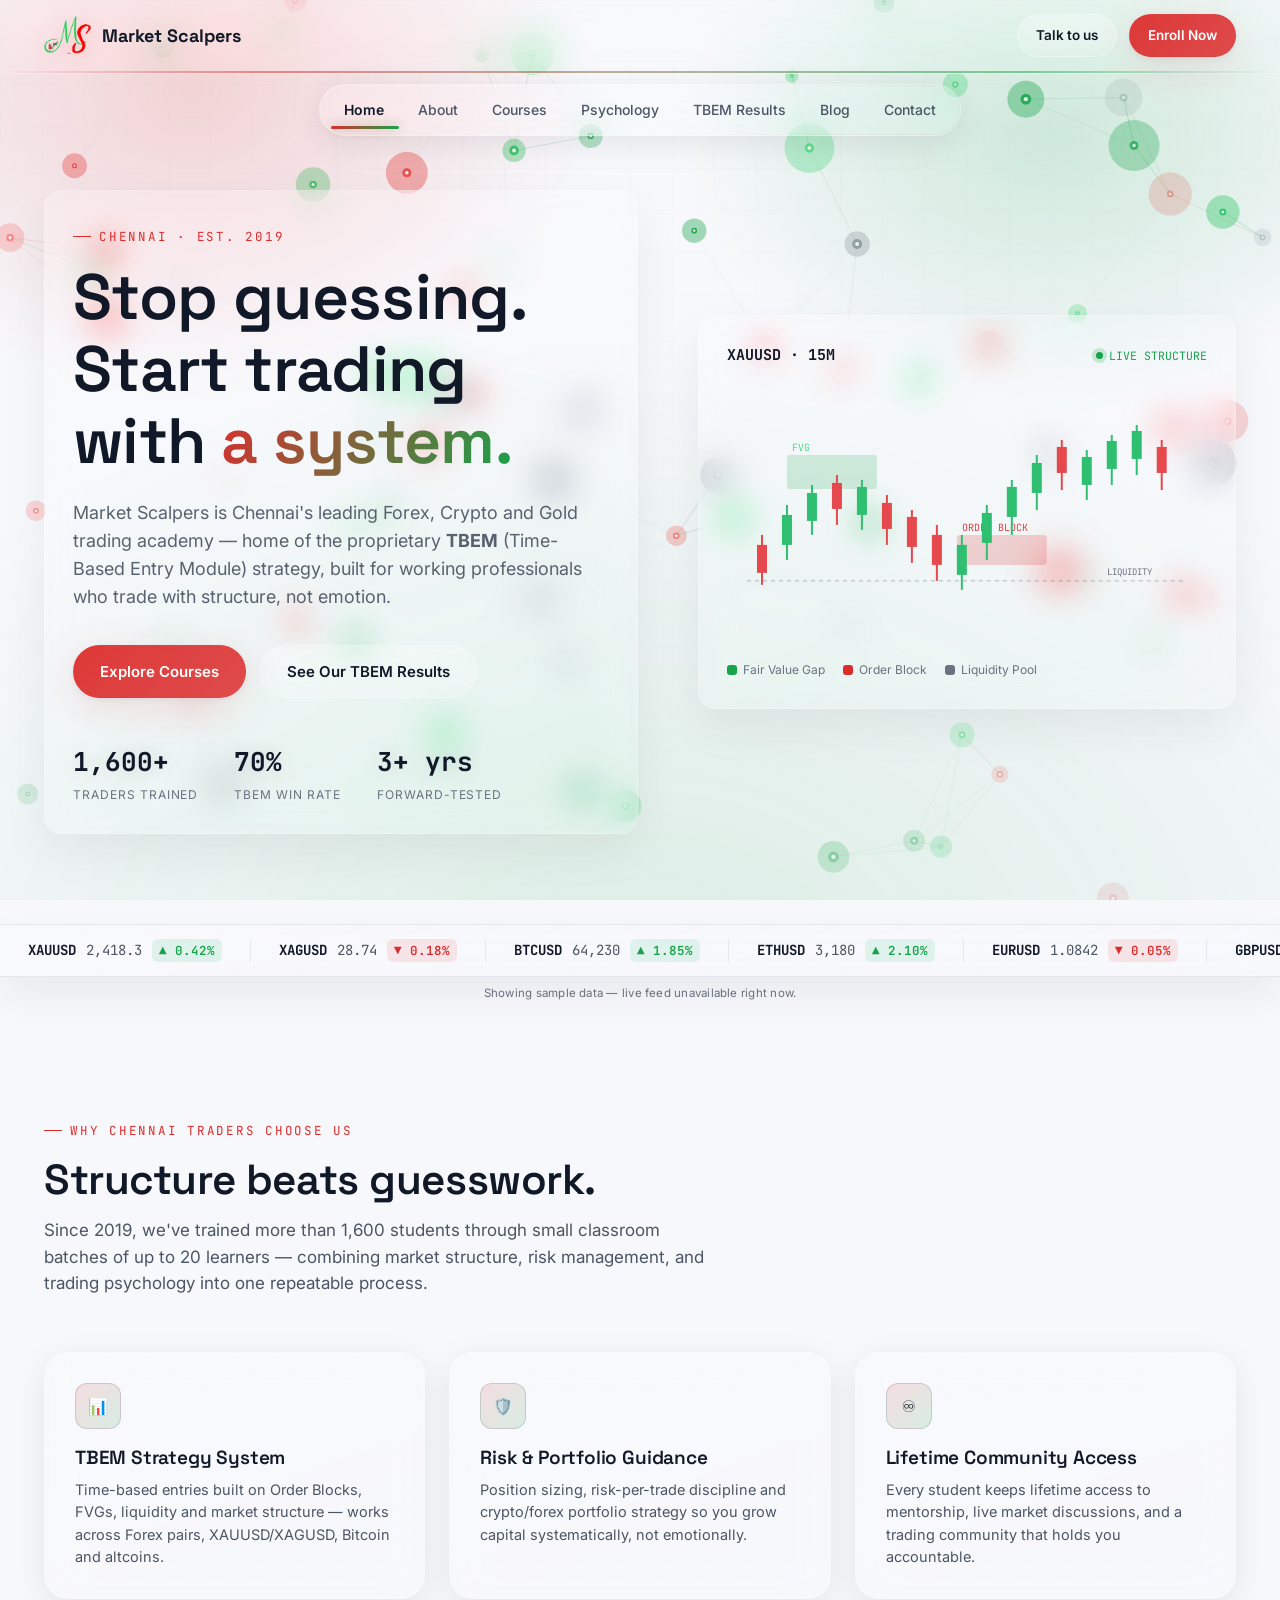
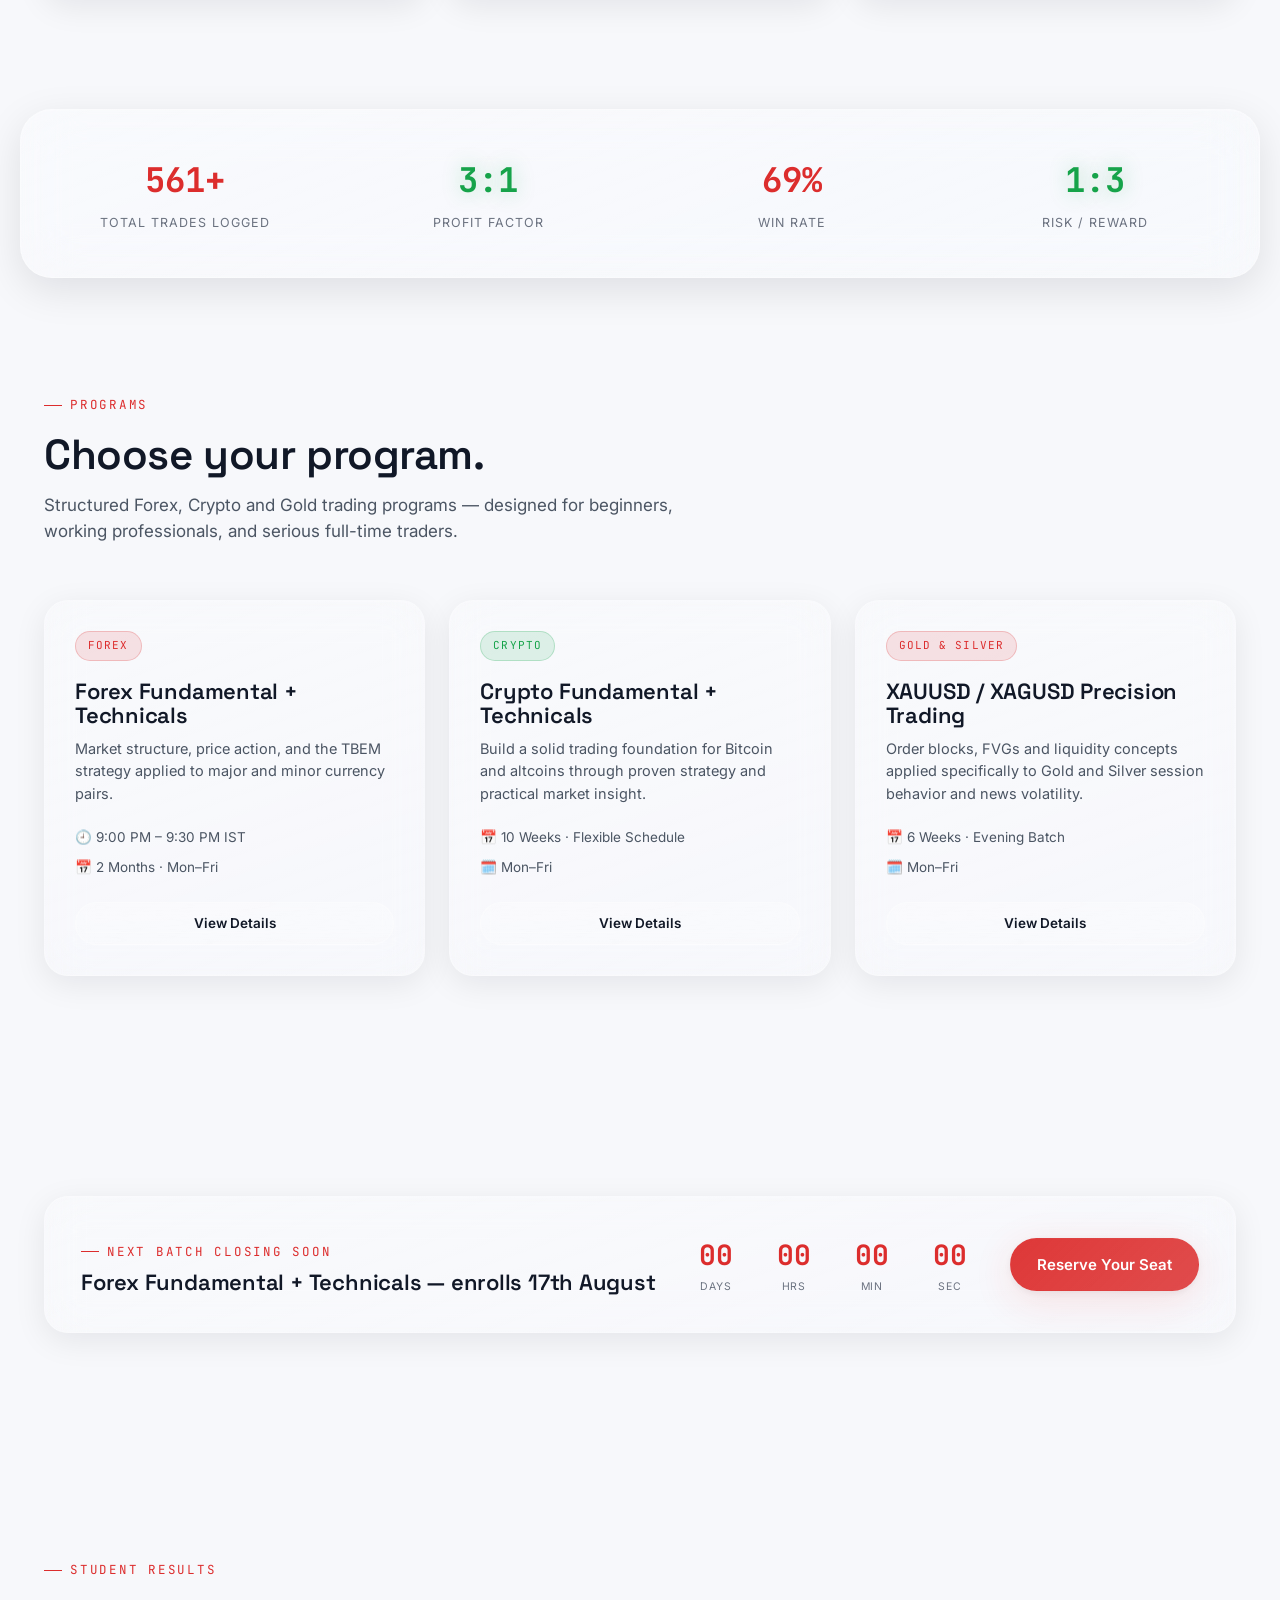
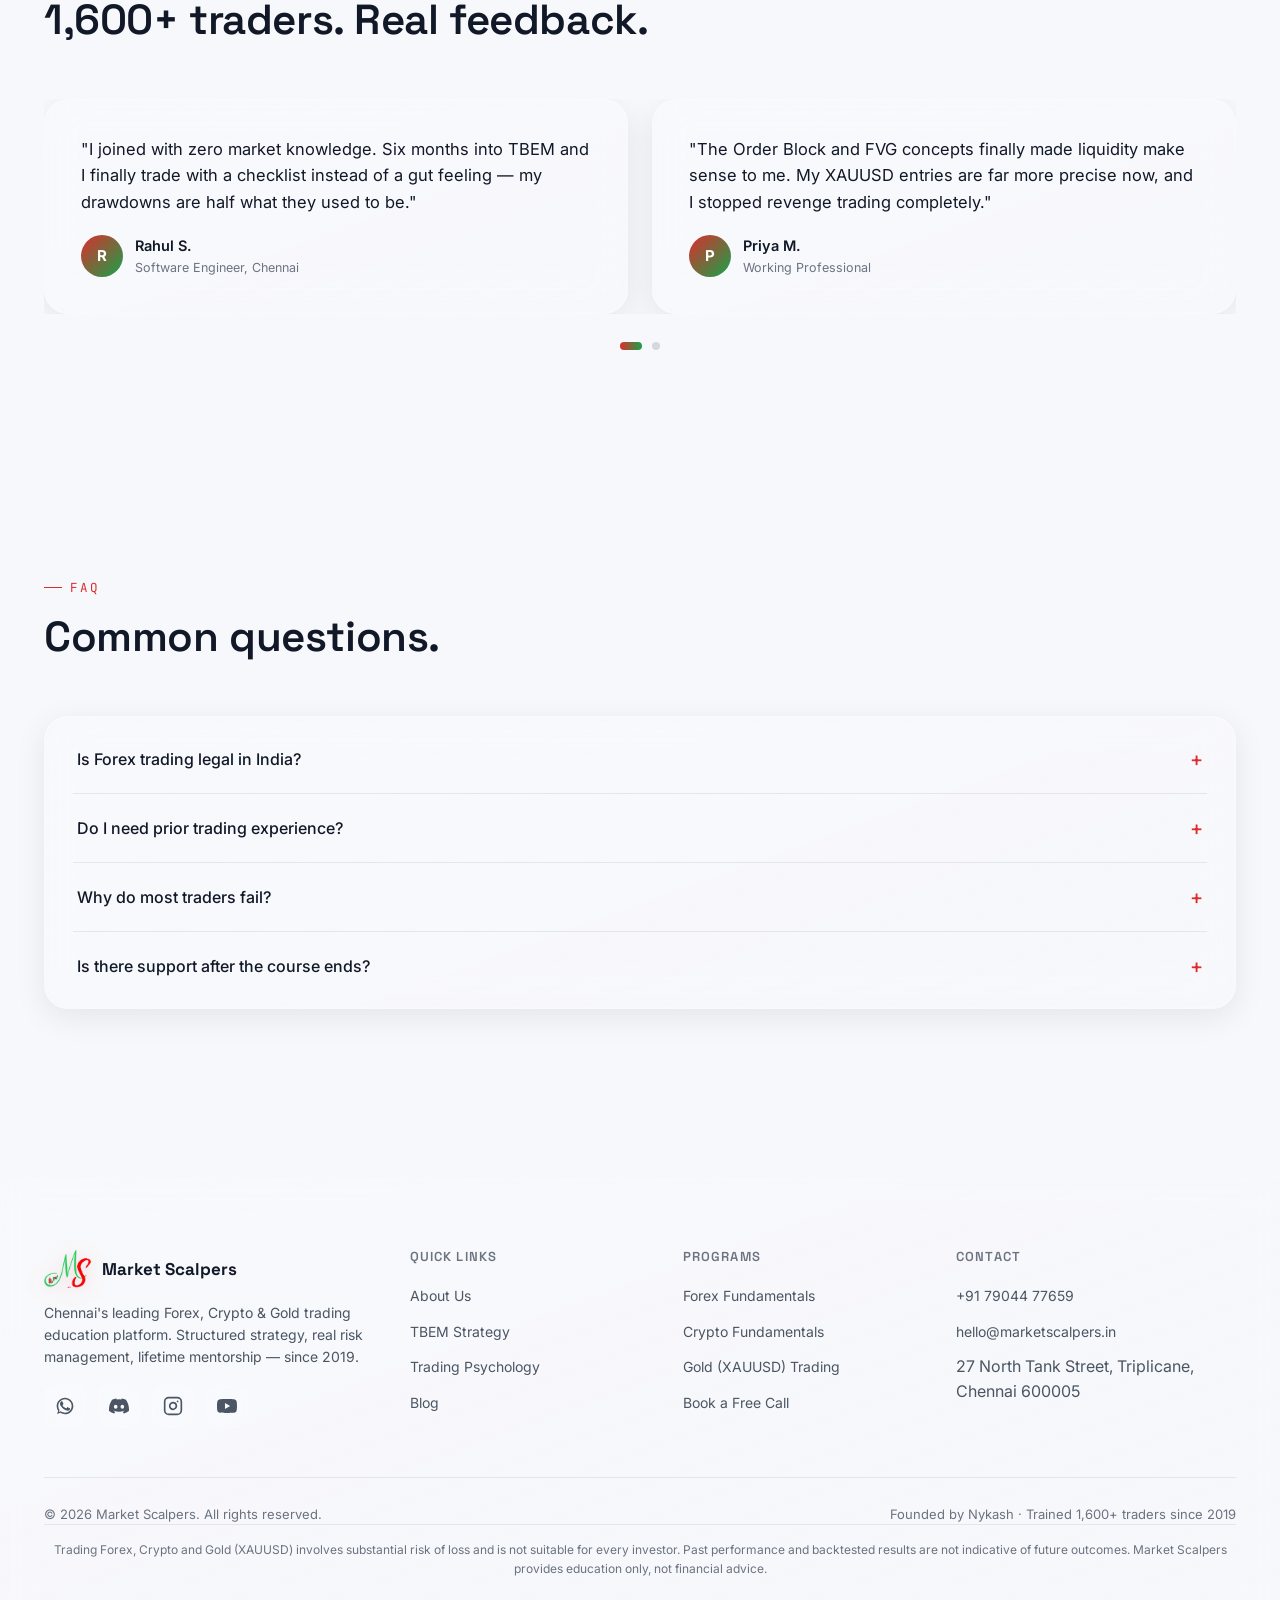
<file: index.html>
<!DOCTYPE html>
<html lang="en">

<head>
  <meta charset="UTF-8">
  <meta name="viewport" content="width=device-width, initial-scale=1.0">
  <title>Market Scalpers — Learn Forex, Crypto &amp; Gold Trading | Chennai's #1 Trading Institute</title>
  <meta name="description"
    content="Chennai's leading Forex, Crypto and Gold (XAUUSD) trading academy. Learn the proprietary TBEM strategy — 70% win rate across 600+ backtested trades. Structured courses for working professionals.">
  <link rel="preconnect" href="https://fonts.googleapis.com">
  <link rel="stylesheet" href="css/style.css">
</head>

<body data-page="home">
  <canvas id="candlesBg"></canvas>

  <div id="nav-mount"></div>

  <!-- ============ HERO ============ -->
  <header class="hero">
    <div class="container hero-grid">
      <div class="reveal in">
        <div class="eyebrow">Chennai · Est. 2019</div>
        <h1>Stop guessing.<br>Start trading with <span class="accent">a system.</span></h1>
        <p class="lead">Market Scalpers is Chennai's leading Forex, Crypto and Gold trading academy — home of the
          proprietary <strong>TBEM</strong> (Time-Based Entry Module) strategy, built for working professionals who
          trade with structure, not emotion.</p>
        <div class="hero-cta">
          <a href="courses.html" class="btn btn-primary">Explore Courses</a>
          <a href="results.html" class="btn btn-ghost">See Our TBEM Results</a>
        </div>
        <div class="hero-stats">
          <div>
            <div class="stat-num" data-count-to="1600" data-count-suffix="+" data-count-type="large">1,600+</div>
            <div class="stat-label">Traders Trained</div>
          </div>
          <div>
            <div class="stat-num" data-count-to="70" data-count-suffix="%" data-count-type="percent">70%</div>
            <div class="stat-label">TBEM Win Rate</div>
          </div>
          <div>
            <div class="stat-num" data-count-to="3" data-count-suffix="+ yrs" data-count-type="year">3+ yrs</div>
            <div class="stat-label">Forward-Tested</div>
          </div>
        </div>
      </div>

      <!-- Signature element: annotated Order Block / FVG / Liquidity chart card -->
      <div class="chart-card glass reveal in" style="transition-delay:.1s">
        <div class="chart-head">
          <span class="pair">XAUUSD · 15M</span>
          <span class="live-dot">LIVE STRUCTURE</span>
        </div>
        <svg viewBox="0 0 480 260" xmlns="http://www.w3.org/2000/svg">
          <!-- FVG zone -->
          <rect x="60" y="70" width="90" height="34" fill="var(--green-500)" opacity="0.18" rx="3" />
          <text x="65" y="66" fill="var(--green-400)" font-size="10" font-family="JetBrains Mono, monospace">FVG</text>
          <!-- Order block zone -->
          <rect x="230" y="150" width="90" height="30" fill="var(--red-500)" opacity="0.20" rx="3" />
          <text x="235" y="146" fill="var(--red-400)" font-size="10" font-family="JetBrains Mono, monospace">ORDER
            BLOCK</text>
          <!-- liquidity line -->
          <line x1="20" y1="196" x2="460" y2="196" stroke="var(--ink-2)" stroke-width="1" stroke-dasharray="4 4"
            opacity="0.5" />
          <text x="380" y="190" fill="var(--ink-2)" font-size="9"
            font-family="JetBrains Mono, monospace">LIQUIDITY</text>
          <!-- candles -->
          <g stroke-width="2">
            <g>
              <line x1="35" y1="150" x2="35" y2="200" stroke="#E5484D" />
              <rect x="30" y="160" width="10" height="28" fill="#E5484D" />
            </g>
            <g>
              <line x1="60" y1="120" x2="60" y2="175" stroke="#2FBF71" />
              <rect x="55" y="130" width="10" height="30" fill="#2FBF71" />
            </g>
            <g>
              <line x1="85" y1="100" x2="85" y2="150" stroke="#2FBF71" />
              <rect x="80" y="108" width="10" height="28" fill="#2FBF71" />
            </g>
            <g>
              <line x1="110" y1="90" x2="110" y2="140" stroke="#E5484D" />
              <rect x="105" y="98" width="10" height="26" fill="#E5484D" />
            </g>
            <g>
              <line x1="135" y1="95" x2="135" y2="145" stroke="#2FBF71" />
              <rect x="130" y="102" width="10" height="28" fill="#2FBF71" />
            </g>
            <g>
              <line x1="160" y1="110" x2="160" y2="160" stroke="#E5484D" />
              <rect x="155" y="118" width="10" height="26" fill="#E5484D" />
            </g>
            <g>
              <line x1="185" y1="125" x2="185" y2="178" stroke="#E5484D" />
              <rect x="180" y="132" width="10" height="30" fill="#E5484D" />
            </g>
            <g>
              <line x1="210" y1="140" x2="210" y2="196" stroke="#E5484D" />
              <rect x="205" y="150" width="10" height="30" fill="#E5484D" />
            </g>
            <g>
              <line x1="235" y1="150" x2="235" y2="205" stroke="#2FBF71" />
              <rect x="230" y="160" width="10" height="30" fill="#2FBF71" />
            </g>
            <g>
              <line x1="260" y1="120" x2="260" y2="175" stroke="#2FBF71" />
              <rect x="255" y="128" width="10" height="30" fill="#2FBF71" />
            </g>
            <g>
              <line x1="285" y1="95" x2="285" y2="150" stroke="#2FBF71" />
              <rect x="280" y="102" width="10" height="30" fill="#2FBF71" />
            </g>
            <g>
              <line x1="310" y1="70" x2="310" y2="125" stroke="#2FBF71" />
              <rect x="305" y="78" width="10" height="30" fill="#2FBF71" />
            </g>
            <g>
              <line x1="335" y1="55" x2="335" y2="105" stroke="#E5484D" />
              <rect x="330" y="62" width="10" height="26" fill="#E5484D" />
            </g>
            <g>
              <line x1="360" y1="65" x2="360" y2="115" stroke="#2FBF71" />
              <rect x="355" y="72" width="10" height="28" fill="#2FBF71" />
            </g>
            <g>
              <line x1="385" y1="50" x2="385" y2="100" stroke="#2FBF71" />
              <rect x="380" y="56" width="10" height="28" fill="#2FBF71" />
            </g>
            <g>
              <line x1="410" y1="40" x2="410" y2="90" stroke="#2FBF71" />
              <rect x="405" y="46" width="10" height="28" fill="#2FBF71" />
            </g>
            <g>
              <line x1="435" y1="55" x2="435" y2="105" stroke="#E5484D" />
              <rect x="430" y="62" width="10" height="26" fill="#E5484D" />
            </g>
          </g>
        </svg>
        <div class="chart-legend">
          <span><i class="dot" style="background:var(--green-500);"></i> Fair Value Gap</span>
          <span><i class="dot" style="background:var(--red-500);"></i> Order Block</span>
          <span><i class="dot" style="background:var(--ink-2);"></i> Liquidity Pool</span>
        </div>
      </div>
    </div>
  </header>

  <!-- ============ TICKER ============ -->
  <div class="ticker-bar">
    <div class="ticker-track" id="tickerTrack">
      <div class="ticker-item"><span class="sym">Loading market data…</span></div>
    </div>
  </div>
  <p class="ticker-note" id="tickerNote">Prices refresh every 60 seconds · for educational reference only, not
    execution-grade data.</p>

  <!-- ============ WHY US ============ -->
  <section>
    <div class="container">
      <div class="section-head reveal">
        <div class="eyebrow">Why Chennai Traders Choose Us</div>
        <h2>Structure beats guesswork.</h2>
        <p>Since 2019, we've trained more than 1,600 students through small classroom batches of up to 20 learners —
          combining market structure, risk management, and trading psychology into one repeatable process.</p>
      </div>
      <div class="grid grid-3">
        <div class="feature-card glass reveal">
          <div class="icon">📊</div>
          <h3>TBEM Strategy System</h3>
          <p>Time-based entries built on Order Blocks, FVGs, liquidity and market structure — works across Forex pairs,
            XAUUSD/XAGUSD, Bitcoin and altcoins.</p>
        </div>
        <div class="feature-card glass reveal" style="transition-delay:.08s">
          <div class="icon">🛡️</div>
          <h3>Risk &amp; Portfolio Guidance</h3>
          <p>Position sizing, risk-per-trade discipline and crypto/forex portfolio strategy so you grow capital
            systematically, not emotionally.</p>
        </div>
        <div class="feature-card glass reveal" style="transition-delay:.16s">
          <div class="icon">♾️</div>
          <h3>Lifetime Community Access</h3>
          <p>Every student keeps lifetime access to mentorship, live market discussions, and a trading community that
            holds you accountable.</p>
        </div>
      </div>
    </div>
  </section>

  <!-- ============ STATS ============ -->
  <section class="stats-strip glass-strong"
    style="margin:0 24px; border-radius:32px; max-width:1240px; margin-inline:auto;">
    <div class="container">
      <div class="grid grid-4">
        <div class="reveal">
          <div class="stat-num red" data-count-to="600" data-count-suffix="+" data-count-type="large">600+</div>
          <div class="stat-label">Total Trades Logged</div>
        </div>
        <div class="reveal" style="transition-delay:.05s">
          <div class="stat-num green" data-count-to="3" data-count-ratio=":1" data-count-type="ratio">3:1</div>
          <div class="stat-label">Profit Factor</div>
        </div>
        <div class="reveal" style="transition-delay:.1s">
          <div class="stat-num red" data-count-to="70" data-count-suffix="%" data-count-type="percent">70%</div>
          <div class="stat-label">Win Rate</div>
        </div>
        <div class="reveal" style="transition-delay:.15s">
          <div class="stat-num green" data-count-to="1" data-count-ratio=":3" data-count-type="ratio">1:3</div>
          <div class="stat-label">Risk / Reward</div>
        </div>
      </div>
    </div>
  </section>

  <!-- ============ COURSES PREVIEW ============ -->
  <section>
    <div class="container">
      <div class="section-head reveal">
        <div class="eyebrow">Programs</div>
        <h2>Choose your program.</h2>
        <p>Structured Forex, Crypto and Gold trading programs — designed for beginners, working professionals, and
          serious full-time traders.</p>
      </div>
      <div class="grid grid-3">
        <div class="course-card glass reveal">
          <span class="tag red-tag">Forex</span>
          <h3>Forex Fundamental + Technicals</h3>
          <p class="desc">Market structure, price action, and the TBEM strategy applied to major and minor currency
            pairs.</p>
          <div class="course-meta">
            <div class="row">🕘 9:00 PM – 9:30 PM IST</div>
            <div class="row">📅 2 Months · Mon–Fri</div>
          </div>
          <a href="courses.html" class="btn btn-ghost btn-sm">View Details</a>
        </div>
        <div class="course-card glass reveal" style="transition-delay:.08s">
          <span class="tag green-tag">Crypto</span>
          <h3>Crypto Fundamental + Technicals</h3>
          <p class="desc">Build a solid trading foundation for Bitcoin and altcoins through proven strategy and
            practical market insight.</p>
          <div class="course-meta">
            <div class="row">📅 10 Weeks · Flexible Schedule</div>
            <div class="row">🗓️ Mon–Fri</div>
          </div>
          <a href="courses.html" class="btn btn-ghost btn-sm">View Details</a>
        </div>
        <div class="course-card glass reveal" style="transition-delay:.16s">
          <span class="tag red-tag">Gold &amp; Silver</span>
          <h3>XAUUSD / XAGUSD Precision Trading</h3>
          <p class="desc">Order blocks, FVGs and liquidity concepts applied specifically to Gold and Silver session
            behavior and news volatility.</p>
          <div class="course-meta">
            <div class="row">📅 6 Weeks · Evening Batch</div>
            <div class="row">🗓️ Mon–Fri</div>
          </div>
          <a href="courses.html" class="btn btn-ghost btn-sm">View Details</a>
        </div>
      </div>
    </div>
  </section>

  <!-- ============ ENROLLMENT COUNTDOWN ============ -->
  <section>
    <div class="container">
      <div class="countdown-card glass reveal">
        <div>
          <div class="eyebrow" style="margin-bottom:8px;">Next Batch Closing Soon</div>
          <h3 style="font-size:22px;">Forex Fundamental + Technicals — enrolls 17th August</h3>
        </div>
        <div class="countdown-units" id="countdown" data-target="2026-08-17T21:00:00">
          <div class="unit">
            <div class="n" data-u="d">00</div>
            <div class="l">Days</div>
          </div>
          <div class="unit">
            <div class="n" data-u="h">00</div>
            <div class="l">Hrs</div>
          </div>
          <div class="unit">
            <div class="n" data-u="m">00</div>
            <div class="l">Min</div>
          </div>
          <div class="unit">
            <div class="n" data-u="s">00</div>
            <div class="l">Sec</div>
          </div>
        </div>
        <a href="contact.html" class="btn btn-primary">Reserve Your Seat</a>
      </div>
    </div>
  </section>

  <!-- ============ TESTIMONIALS ============ -->
  <section>
    <div class="container">
      <div class="section-head reveal">
        <div class="eyebrow">Student Results</div>
        <h2>1,600+ traders. Real feedback.</h2>
      </div>
      <div class="testi-wrap">
        <div class="testi-track">
          <div class="testi-card glass">
            <p class="quote">"I joined with zero market knowledge. Six months into TBEM and I finally trade with a
              checklist instead of a gut feeling — my drawdowns are half what they used to be."</p>
            <div class="testi-who">
              <div class="avatar">R</div>
              <div>
                <div class="name">Rahul S.</div>
                <div class="role">Software Engineer, Chennai</div>
              </div>
            </div>
          </div>
          <div class="testi-card glass">
            <p class="quote">"The Order Block and FVG concepts finally made liquidity make sense to me. My XAUUSD
              entries are far more precise now, and I stopped revenge trading completely."</p>
            <div class="testi-who">
              <div class="avatar">P</div>
              <div>
                <div class="name">Priya M.</div>
                <div class="role">Working Professional</div>
              </div>
            </div>
          </div>
          <div class="testi-card glass">
            <p class="quote">"Small batch size meant Nykash actually reviewed my trades personally. That mentorship,
              more than the strategy itself, is what changed my consistency."</p>
            <div class="testi-who">
              <div class="avatar">A</div>
              <div>
                <div class="name">Arun K.</div>
                <div class="role">Crypto Trader</div>
              </div>
            </div>
          </div>
          <div class="testi-card glass">
            <p class="quote">"I was overleveraging on every trade out of greed. The risk management module alone was
              worth the entire course fee."</p>
            <div class="testi-who">
              <div class="avatar">S</div>
              <div>
                <div class="name">Sanjay V.</div>
                <div class="role">Full-time Trader</div>
              </div>
            </div>
          </div>
        </div>
      </div>
      <div class="testi-nav"></div>
    </div>
  </section>

  <!-- ============ FAQ ============ -->
  <section>
    <div class="container">
      <div class="section-head reveal">
        <div class="eyebrow">FAQ</div>
        <h2>Common questions.</h2>
      </div>
      <div class="faq-list glass reveal" style="padding:8px 28px;">
        <div class="faq-item">
          <button class="faq-q">Is Forex trading legal in India? <span class="plus">+</span></button>
          <div class="faq-a">
            <p>Yes. Indian residents can legally trade currency pairs involving the Indian Rupee — such as USD/INR,
              EUR/INR, and GBP/INR — on regulated exchanges like NSE and BSE under SEBI and RBI guidelines. We teach
              both legal Indian forex instruments and international strategy concepts with guidance on regulatory
              compliance.</p>
          </div>
        </div>
        <div class="faq-item">
          <button class="faq-q">Do I need prior trading experience? <span class="plus">+</span></button>
          <div class="faq-a">
            <p>No. Both the Forex and Crypto programs start from the basics — market fundamentals, chart reading,
              platform setup, price action, and the TBEM strategy — in a structured step-by-step sequence.</p>
          </div>
        </div>
        <div class="faq-item">
          <button class="faq-q">Why do most traders fail? <span class="plus">+</span></button>
          <div class="faq-a">
            <p>Mostly FOMO-driven impulsive entries, revenge trading after a loss, and overleveraging from greed. Our
              psychology module and rules-based TBEM strategy are built specifically to remove emotional decision-making
              from execution.</p>
          </div>
        </div>
        <div class="faq-item">
          <button class="faq-q">Is there support after the course ends? <span class="plus">+</span></button>
          <div class="faq-a">
            <p>Yes — lifetime access to our community, market discussions, and mentorship to help you keep practicing
              and improving.</p>
          </div>
        </div>
      </div>
    </div>
  </section>

  <div id="footer-mount"></div>

  <script src="js/main.js"></script>
  <script src="js/ticker.js"></script>
  <script src="js/candles-bg.js"></script>
</body>

</html>
</file>
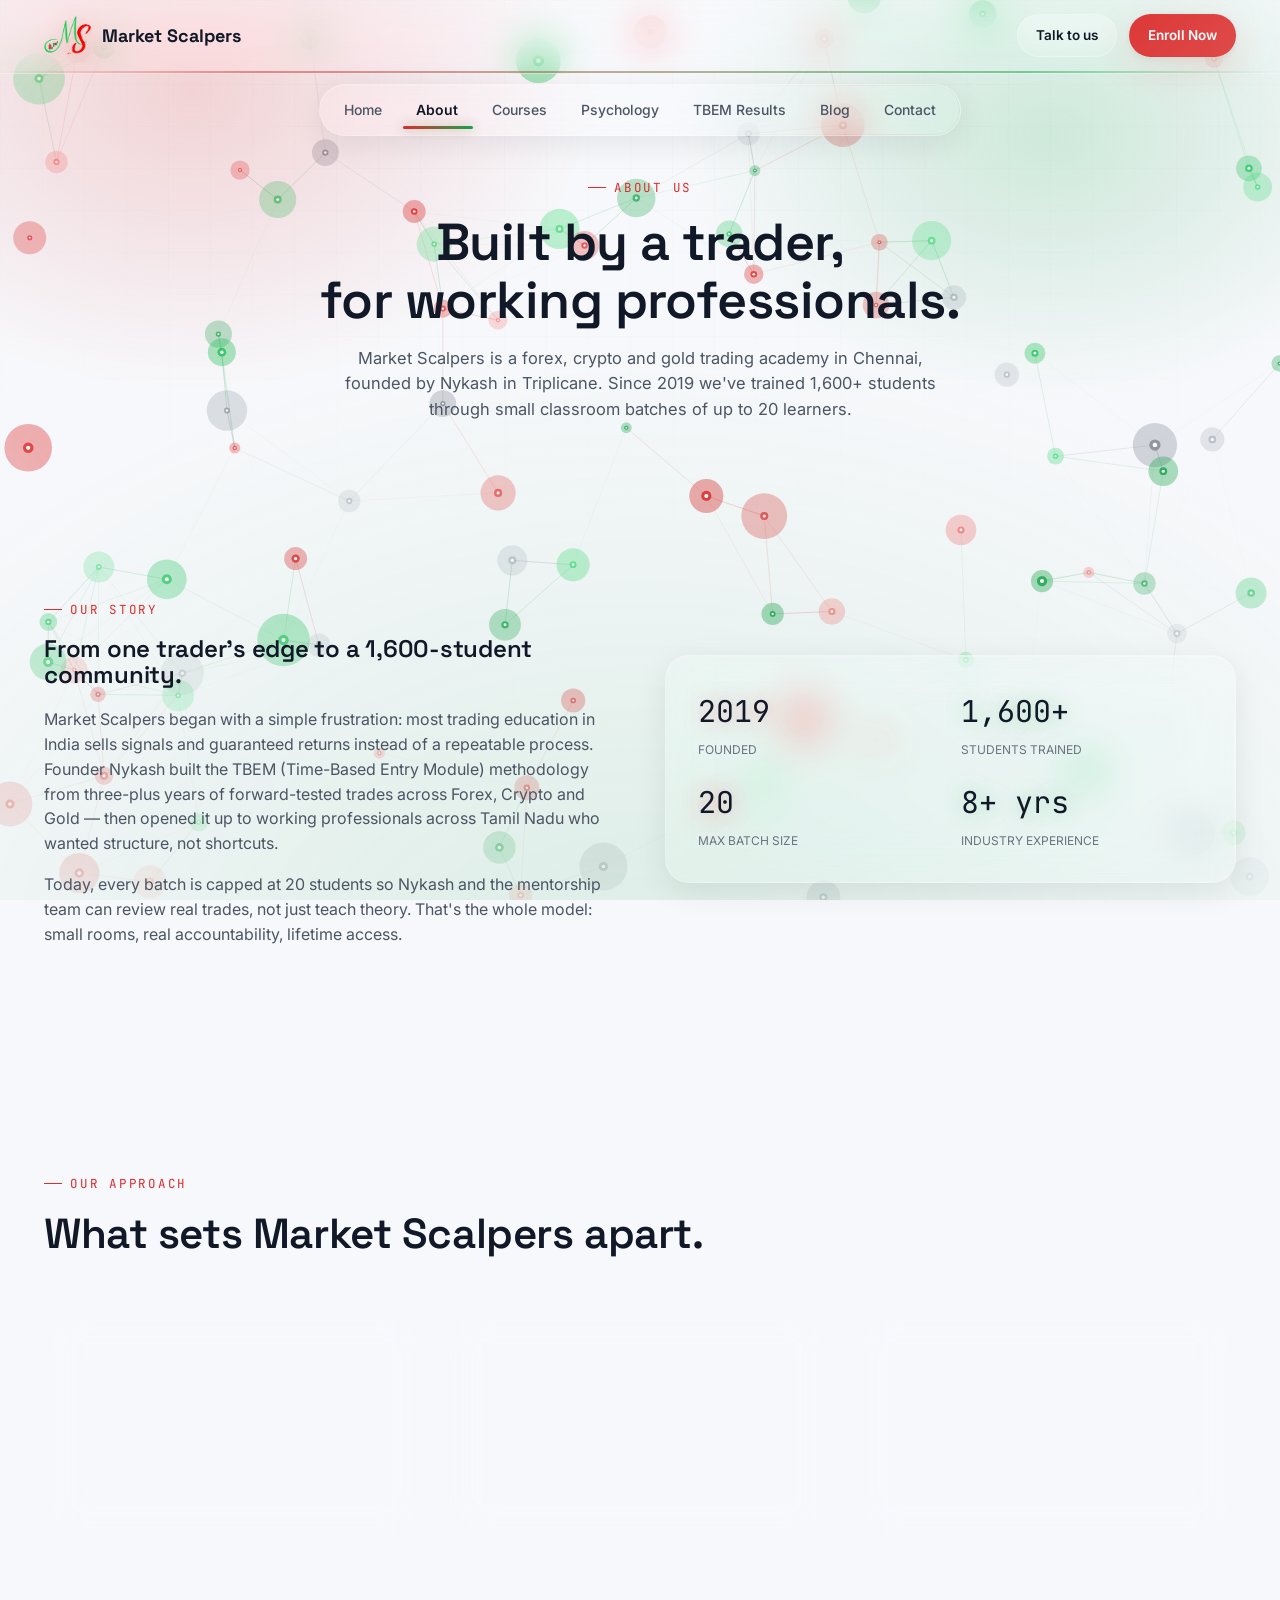
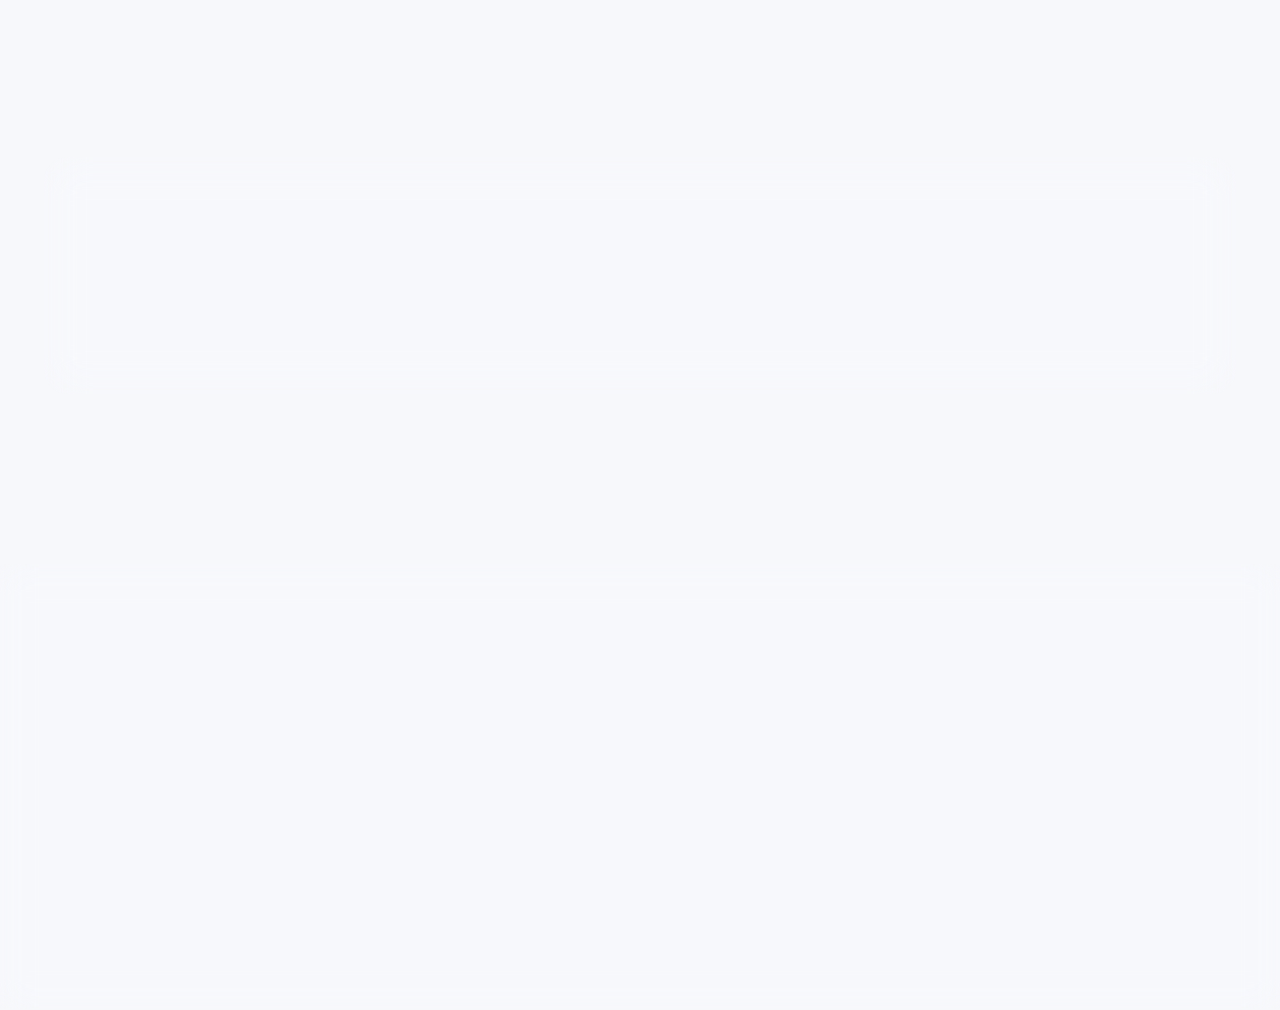
<file: about.html>
<!DOCTYPE html>
<html lang="en">

<head>
  <meta charset="UTF-8">
  <meta name="viewport" content="width=device-width, initial-scale=1.0">
  <title>About Us — Market Scalpers | Chennai Trading Academy</title>
  <meta name="description"
    content="Founded by Nykash in Triplicane, Chennai, Market Scalpers has trained 1,600+ traders since 2019 through the proprietary TBEM strategy.">
  <link rel="stylesheet" href="css/style.css">
</head>

<body data-page="about">
  <canvas id="candlesBg"></canvas>
  <div id="nav-mount"></div>

  <header class="page-hero">
    <div class="container">
      <div class="eyebrow">About Us</div>
      <h1>Built by a trader,<br>for working professionals.</h1>
      <p>Market Scalpers is a forex, crypto and gold trading academy in Chennai, founded by Nykash in Triplicane. Since
        2019 we've trained 1,600+ students through small classroom batches of up to 20 learners.</p>
    </div>
  </header>

  <section>
    <div class="container">
      <div class="grid grid-2" style="align-items:center; gap:50px;">
        <div class="reveal">
          <div class="eyebrow">Our Story</div>
          <h2 style="margin-bottom:18px;">From one trader's edge to a 1,600-student community.</h2>
          <p style="color:var(--ink-1); margin-bottom:16px;">Market Scalpers began with a simple frustration: most
            trading education in India sells signals and guaranteed returns instead of a repeatable process. Founder
            Nykash built the TBEM (Time-Based Entry Module) methodology from three-plus years of forward-tested trades
            across Forex, Crypto and Gold — then opened it up to working professionals across Tamil Nadu who wanted
            structure, not shortcuts.</p>
          <p style="color:var(--ink-1);">Today, every batch is capped at 20 students so Nykash and the mentorship team
            can review real trades, not just teach theory. That's the whole model: small rooms, real accountability,
            lifetime access.</p>
        </div>
        <div class="glass reveal" style="padding:32px; transition-delay:.1s;">
          <div class="grid grid-2" style="gap:20px;">
            <div>
              <div class="stat-num red" style="font-size:30px;" data-count-to="2019" data-count-type="year">2019</div>
              <div class="stat-label"
                style="color:var(--ink-2); font-size:12px; text-transform:uppercase; margin-top:6px;">Founded</div>
            </div>
            <div>
              <div class="stat-num green" style="font-size:30px;" data-count-to="1600" data-count-suffix="+" data-count-type="large">1,600+</div>
              <div class="stat-label"
                style="color:var(--ink-2); font-size:12px; text-transform:uppercase; margin-top:6px;">Students Trained
              </div>
            </div>
            <div>
              <div class="stat-num red" style="font-size:30px;" data-count-to="20" data-count-type="number">20</div>
              <div class="stat-label"
                style="color:var(--ink-2); font-size:12px; text-transform:uppercase; margin-top:6px;">Max Batch Size
              </div>
            </div>
            <div>
              <div class="stat-num green" style="font-size:30px;" data-count-to="8" data-count-suffix="+ yrs" data-count-type="year">8+ yrs</div>
              <div class="stat-label"
                style="color:var(--ink-2); font-size:12px; text-transform:uppercase; margin-top:6px;">Industry
                Experience</div>
            </div>
          </div>
        </div>
      </div>
    </div>
  </section>

  <section>
    <div class="container">
      <div class="section-head reveal">
        <div class="eyebrow">Our Approach</div>
        <h2>What sets Market Scalpers apart.</h2>
      </div>
      <div class="grid grid-3">
        <div class="feature-card glass reveal">
          <div class="icon">🎯</div>
          <h3>Concept-First Teaching</h3>
          <p>Order Blocks, FVGs, liquidity, rejections and news impact — taught as a decision framework, not a checklist
            of indicators.</p>
        </div>
        <div class="feature-card glass reveal" style="transition-delay:.08s">
          <div class="icon">🧠</div>
          <h3>Psychology Built In</h3>
          <p>Every program includes a dedicated trading psychology module addressing FOMO, revenge trading and
            overleveraging.</p>
        </div>
        <div class="feature-card glass reveal" style="transition-delay:.16s">
          <div class="icon">🤝</div>
          <h3>Direct Mentorship</h3>
          <p>Small batches mean direct, personalized guidance from founder Nykash — not a pre-recorded course you watch
            alone.</p>
        </div>
      </div>
    </div>
  </section>

  <section>
    <div class="container">
      <div class="glass reveal" style="padding:44px; text-align:center;">
        <h2 style="margin-bottom:16px;">Ready to trade with a system?</h2>
        <p style="color:var(--ink-1); margin-bottom:26px;">Join 1,600+ traders who chose structured education over
          expensive guesswork.</p>
        <a href="courses.html" class="btn btn-primary">Explore Our Courses</a>
      </div>
    </div>
  </section>

  <div id="footer-mount"></div>
  <script src="js/main.js"></script>
  <script src="js/candles-bg.js"></script>
</body>

</html>
</file>
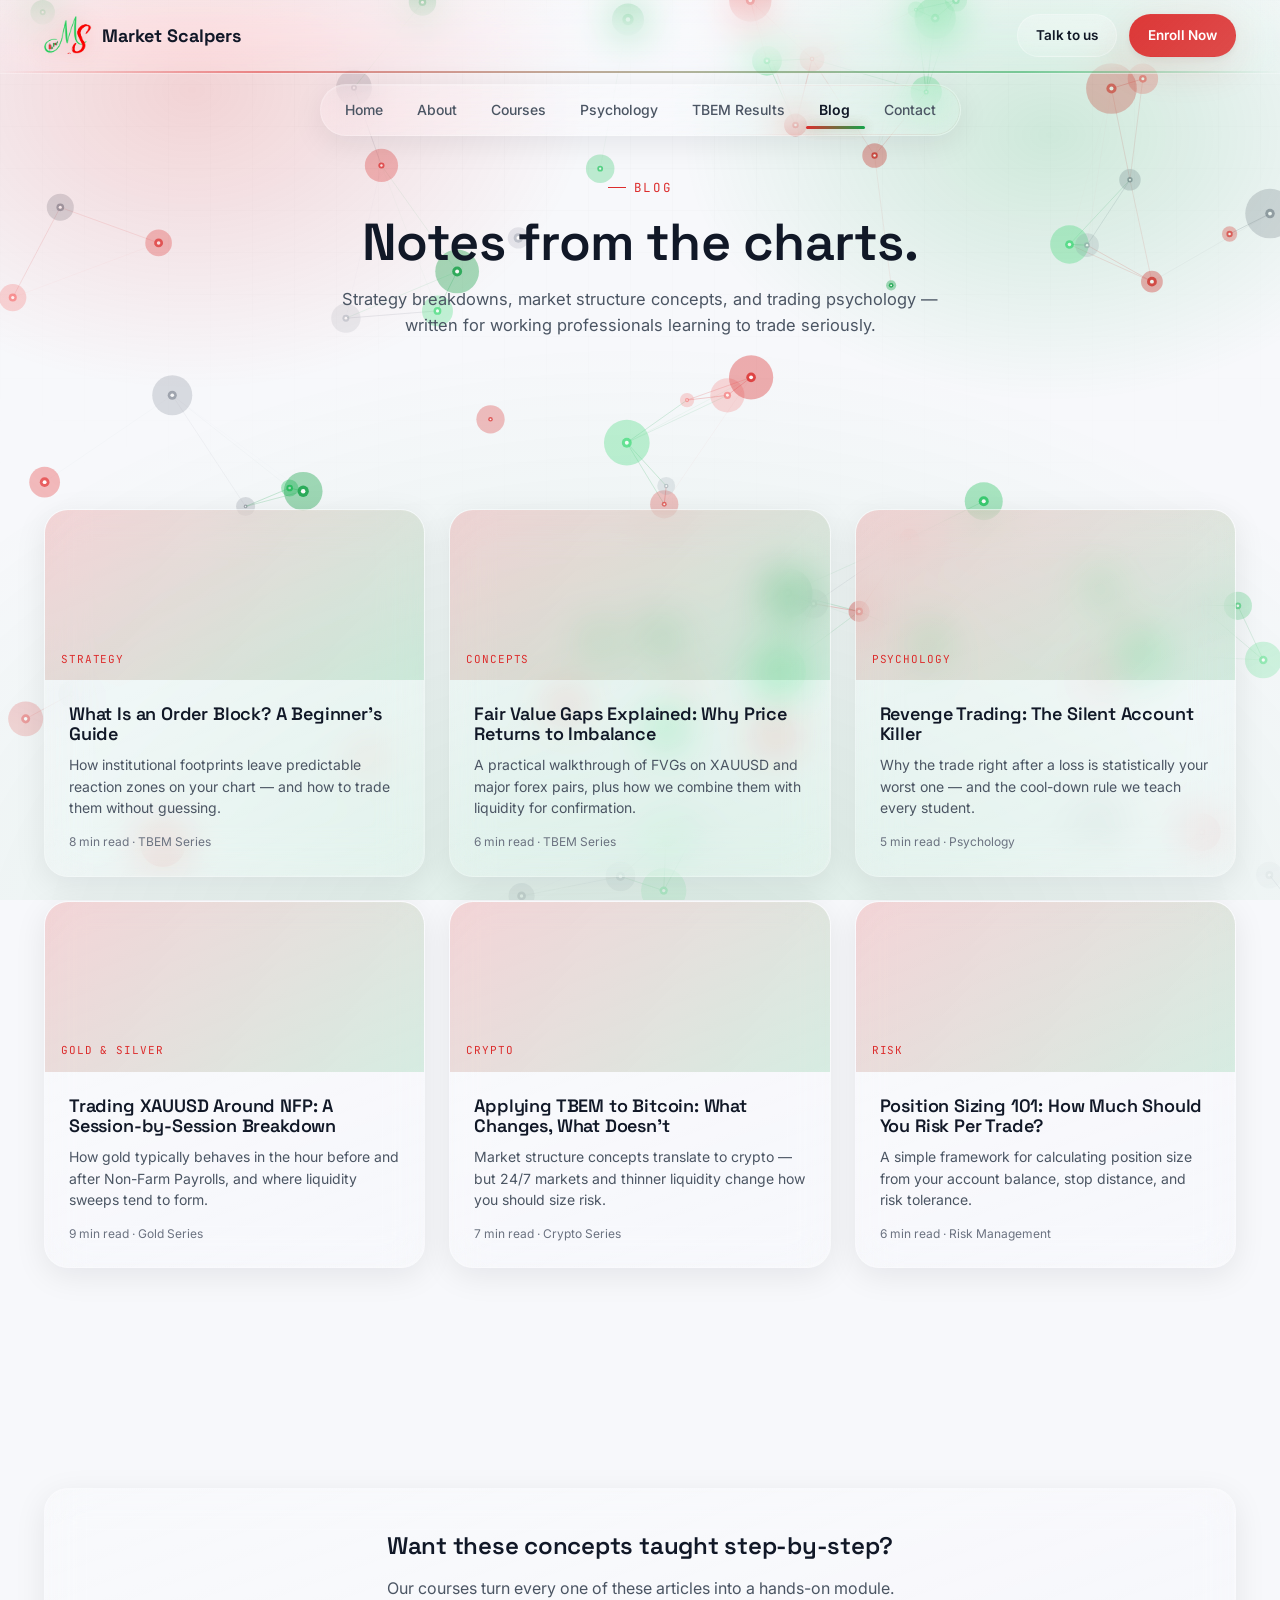
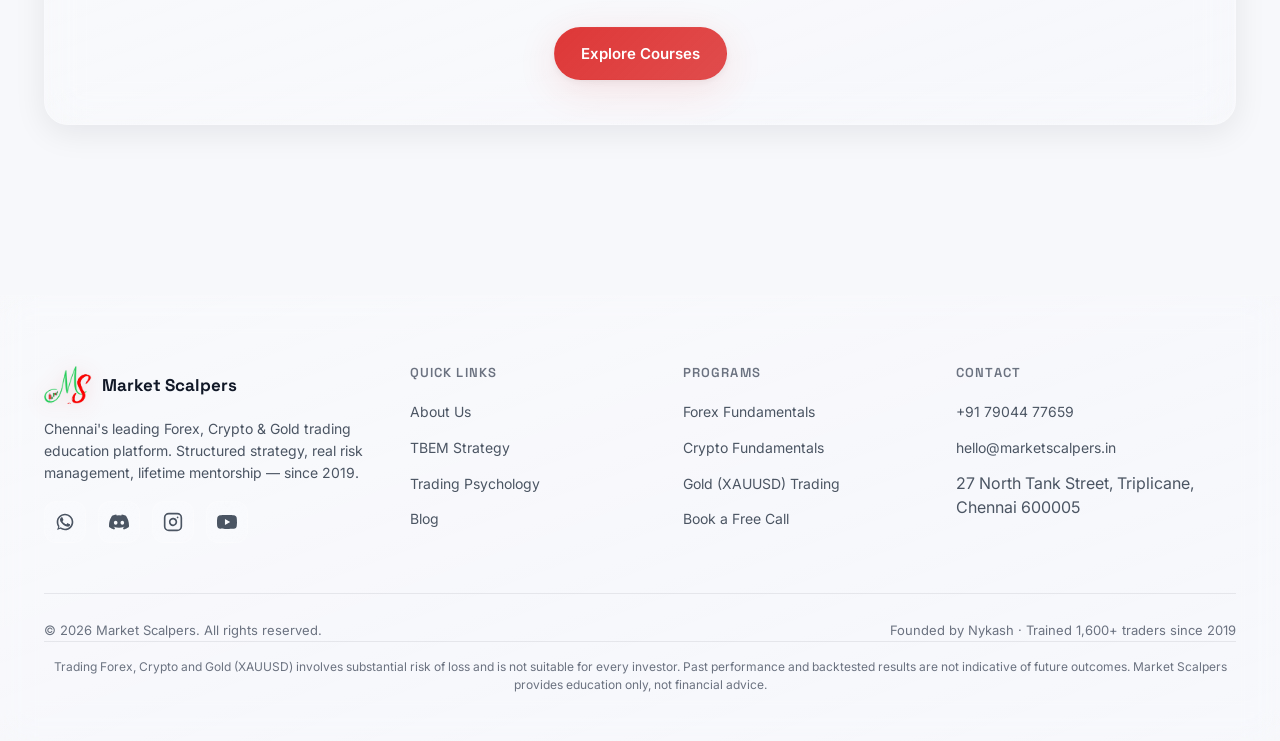
<file: blog.html>
<!DOCTYPE html>
<html lang="en">

<head>
  <meta charset="UTF-8">
  <meta name="viewport" content="width=device-width, initial-scale=1.0">
  <title>Trading Blog — Forex, Crypto &amp; Gold Insights | Market Scalpers</title>
  <meta name="description"
    content="Articles on Forex, Crypto and Gold trading strategy, order blocks, FVGs, liquidity concepts, and trading psychology from Market Scalpers, Chennai.">
  <link rel="stylesheet" href="css/style.css">
</head>

<body data-page="blog">
  <canvas id="candlesBg"></canvas>
  <div id="nav-mount"></div>

  <header class="page-hero">
    <div class="container">
      <div class="eyebrow">Blog</div>
      <h1>Notes from the charts.</h1>
      <p>Strategy breakdowns, market structure concepts, and trading psychology — written for working professionals
        learning to trade seriously.</p>
    </div>
  </header>

  <section>
    <div class="container">
      <div class="grid grid-3">
        <article class="blog-card glass reveal">
          <div class="thumb"><span class="cat">Strategy</span></div>
          <div class="body">
            <h3>What Is an Order Block? A Beginner's Guide</h3>
            <p>How institutional footprints leave predictable reaction zones on your chart — and how to trade them
              without guessing.</p>
            <div class="meta">8 min read · TBEM Series</div>
          </div>
        </article>
        <article class="blog-card glass reveal" style="transition-delay:.06s">
          <div class="thumb"><span class="cat">Concepts</span></div>
          <div class="body">
            <h3>Fair Value Gaps Explained: Why Price Returns to Imbalance</h3>
            <p>A practical walkthrough of FVGs on XAUUSD and major forex pairs, plus how we combine them with liquidity
              for confirmation.</p>
            <div class="meta">6 min read · TBEM Series</div>
          </div>
        </article>
        <article class="blog-card glass reveal" style="transition-delay:.12s">
          <div class="thumb"><span class="cat">Psychology</span></div>
          <div class="body">
            <h3>Revenge Trading: The Silent Account Killer</h3>
            <p>Why the trade right after a loss is statistically your worst one — and the cool-down rule we teach every
              student.</p>
            <div class="meta">5 min read · Psychology</div>
          </div>
        </article>
        <article class="blog-card glass reveal">
          <div class="thumb"><span class="cat">Gold &amp; Silver</span></div>
          <div class="body">
            <h3>Trading XAUUSD Around NFP: A Session-by-Session Breakdown</h3>
            <p>How gold typically behaves in the hour before and after Non-Farm Payrolls, and where liquidity sweeps
              tend to form.</p>
            <div class="meta">9 min read · Gold Series</div>
          </div>
        </article>
        <article class="blog-card glass reveal" style="transition-delay:.06s">
          <div class="thumb"><span class="cat">Crypto</span></div>
          <div class="body">
            <h3>Applying TBEM to Bitcoin: What Changes, What Doesn't</h3>
            <p>Market structure concepts translate to crypto — but 24/7 markets and thinner liquidity change how you
              should size risk.</p>
            <div class="meta">7 min read · Crypto Series</div>
          </div>
        </article>
        <article class="blog-card glass reveal" style="transition-delay:.12s">
          <div class="thumb"><span class="cat">Risk</span></div>
          <div class="body">
            <h3>Position Sizing 101: How Much Should You Risk Per Trade?</h3>
            <p>A simple framework for calculating position size from your account balance, stop distance, and risk
              tolerance.</p>
            <div class="meta">6 min read · Risk Management</div>
          </div>
        </article>
      </div>
    </div>
  </section>

  <section>
    <div class="container">
      <div class="glass reveal" style="padding:44px; text-align:center;">
        <h2 style="margin-bottom:16px;">Want these concepts taught step-by-step?</h2>
        <p style="color:var(--ink-1); margin-bottom:26px;">Our courses turn every one of these articles into a hands-on
          module.</p>
        <a href="courses.html" class="btn btn-primary">Explore Courses</a>
      </div>
    </div>
  </section>

  <div id="footer-mount"></div>
  <script src="js/main.js"></script>
  <script src="js/candles-bg.js"></script>
</body>

</html>
</file>
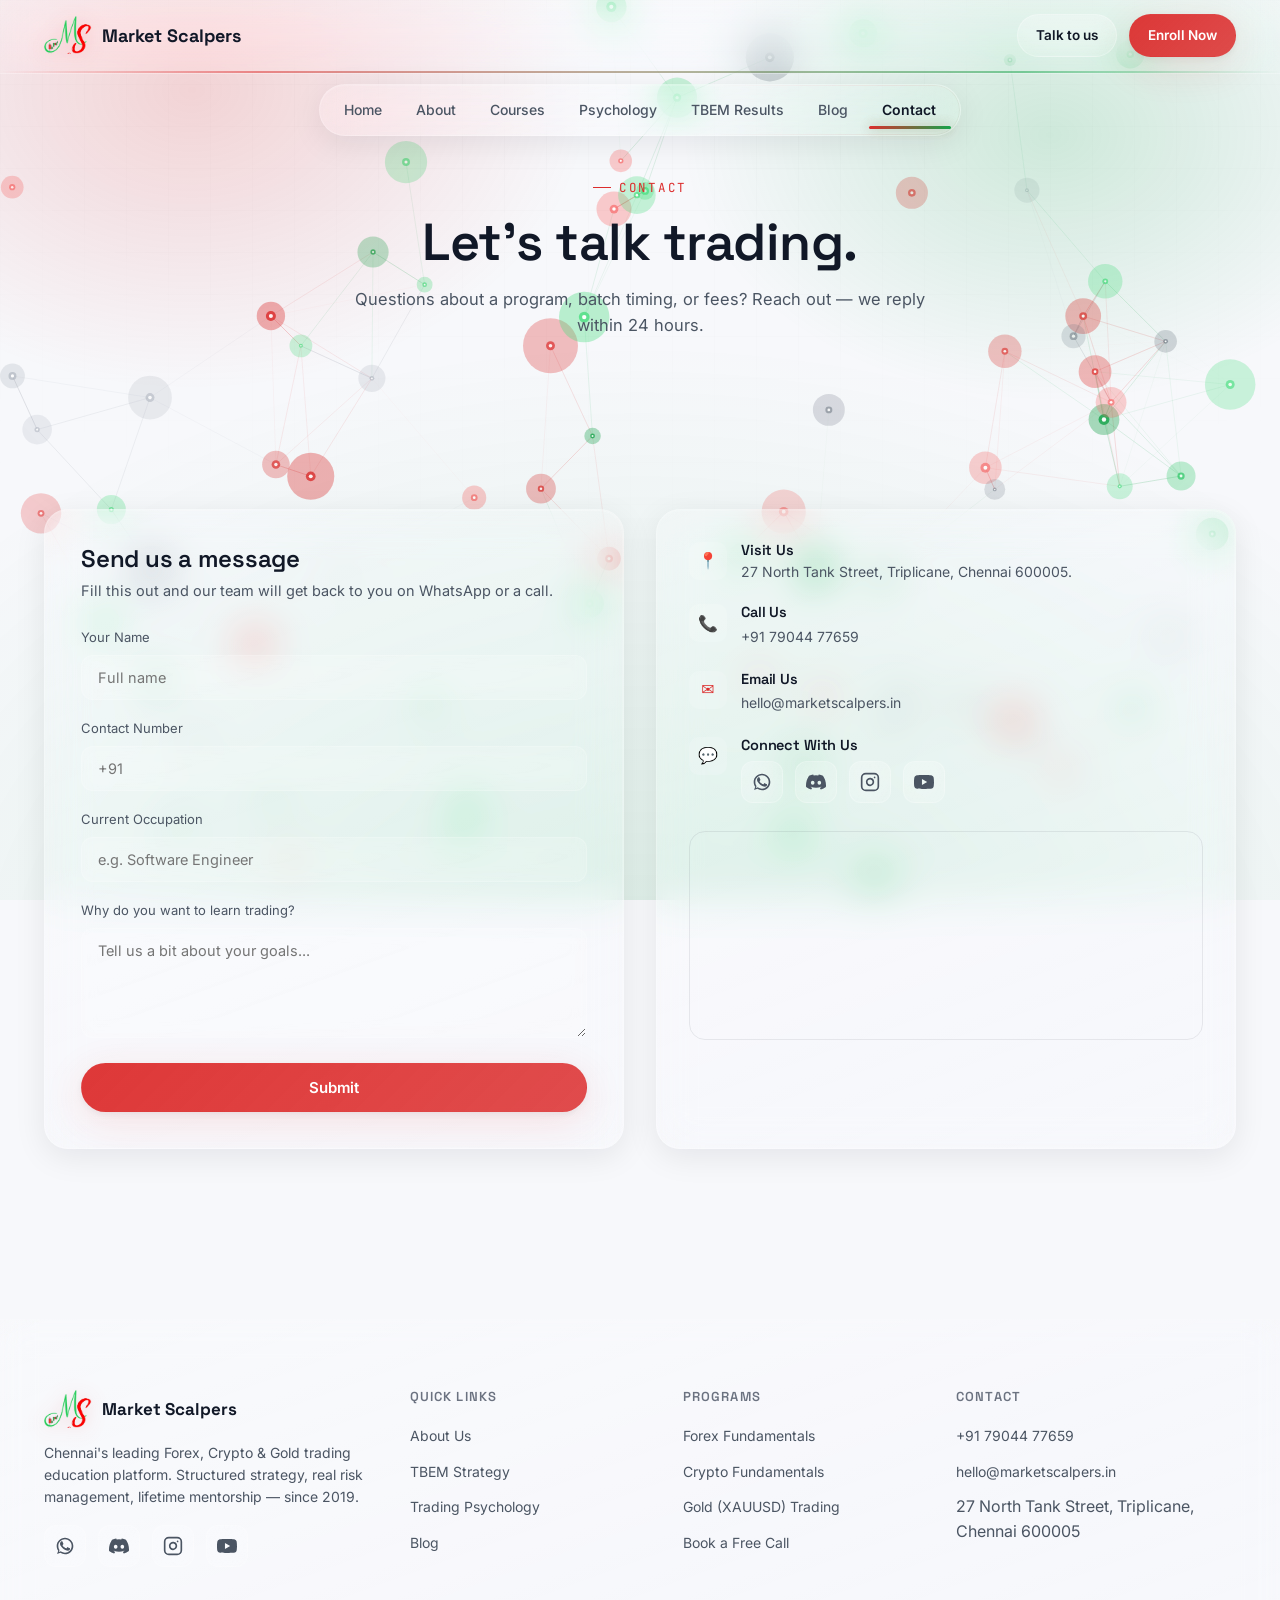
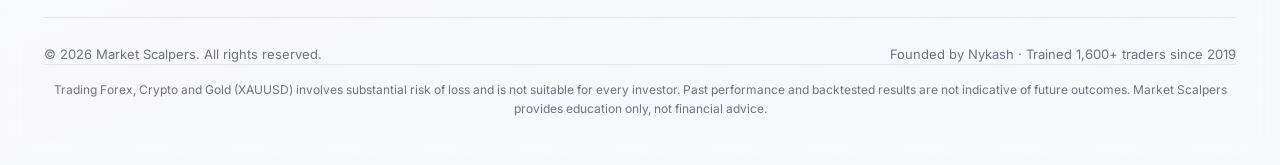
<file: contact.html>
<!DOCTYPE html>
<html lang="en">

<head>
  <meta charset="UTF-8">
  <meta name="viewport" content="width=device-width, initial-scale=1.0">
  <title>Contact Us — Market Scalpers | Chennai Trading Academy</title>
  <meta name="description"
    content="Get in touch with Market Scalpers. Call, WhatsApp or visit us in Triplicane, Chennai to learn more about our Forex, Crypto and Gold trading courses.">
  <link rel="stylesheet" href="css/style.css">
</head>

<body data-page="contact">
  <canvas id="candlesBg"></canvas>
  <div id="nav-mount"></div>

  <header class="page-hero">
    <div class="container">
      <div class="eyebrow">Contact</div>
      <h1>Let's talk trading.</h1>
      <p>Questions about a program, batch timing, or fees? Reach out — we reply within 24 hours.</p>
    </div>
  </header>

  <section>
    <div class="container">
      <div class="contact-grid">
        <div class="glass form-glass reveal">
          <h2 style="margin-bottom:8px; font-size:24px;">Send us a message</h2>
          <p style="color:var(--ink-1); margin-bottom:24px; font-size:14.5px;">Fill this out and our team will get back
            to you on WhatsApp or a call.</p>
          <form onsubmit="return handleContactForm(event)">
            <div class="field"><label>Your Name</label><input type="text" required placeholder="Full name"></div>
            <div class="field"><label>Contact Number</label><input type="tel" required placeholder="+91"></div>
            <div class="field"><label>Current Occupation</label><input type="text" placeholder="e.g. Software Engineer">
            </div>
            <div class="field"><label>Why do you want to learn trading?</label><textarea
                placeholder="Tell us a bit about your goals..."></textarea></div>
            <button type="submit" class="btn btn-primary" style="width:100%;">Submit</button>
          </form>
        </div>

        <div class="contact-info-card glass reveal" style="transition-delay:.1s">
          <div class="row">
            <div class="ic">📍</div>
            <div>
              <h4>Visit Us</h4>
              <p>27 North Tank Street, Triplicane, Chennai 600005.</p>
            </div>
          </div>
          <div class="row">
            <div class="ic">📞</div>
            <div>
              <h4>Call Us</h4><a href="tel:+917904477659">+91 79044 77659</a>
            </div>
          </div>
          <div class="row">
            <div class="ic">✉️</div>
            <div>
              <h4>Email Us</h4><a href="mailto:hello@marketscalpers.in">hello@marketscalpers.in</a>
            </div>
          </div>
          <div class="row">
            <div class="ic">💬</div>
            <div>
              <h4>Connect With Us</h4>
              <div class="social-row">
                <a href="https://wa.me/917904477659" target="_blank" rel="noopener" aria-label="WhatsApp" class="social-btn whatsapp">
                  <svg width="20" height="20" viewBox="0 0 24 24" fill="currentColor" class="social-icon">
                    <path d="M17.472 14.382c-.297-.149-1.758-.867-2.03-.967-.273-.099-.471-.148-.67.15-.197.297-.767.966-.94 1.164-.173.199-.347.223-.644.075-.297-.15-1.255-.463-2.39-1.475-.883-.788-1.48-1.761-1.653-2.059-.173-.297-.018-.458.13-.606.134-.133.298-.347.446-.521.151-.172.2-.296.3-.495.099-.198.05-.372-.025-.521-.075-.148-.669-1.611-.916-2.206-.242-.579-.487-.501-.669-.51l-.57-.01c-.198 0-.52.074-.792.372s-1.04 1.016-1.04 2.479 1.065 2.876 1.213 3.074c.149.198 2.095 3.2 5.076 4.487.709.306 1.263.489 1.694.626.712.226 1.36.194 1.872.118.571-.085 1.758-.719 2.006-1.413.248-.695.248-1.29.173-1.414-.074-.124-.272-.198-.57-.347z"/>
                    <path d="M12 2C6.477 2 2 6.477 2 12c0 2.15.678 4.14 1.834 5.772L2.5 21.5l3.864-1.309A9.948 9.948 0 0012 22c5.523 0 10-4.477 10-10S17.523 2 12 2zm0 18c-1.748 0-3.372-.516-4.739-1.405l-.34-.223-2.282.773.784-2.222-.244-.356A7.954 7.954 0 014 12c0-4.411 3.589-8 8-8s8 3.589 8 8-3.589 8-8 8z"/>
                  </svg>
                </a>
                <a href="https://discord.gg/DUSBNjcYQ" target="_blank" rel="noopener" aria-label="Discord" class="social-btn discord">
                  <svg width="20" height="20" viewBox="0 0 24 24" fill="currentColor" class="social-icon">
                    <path d="M20.317 4.37a19.791 19.791 0 00-4.885-1.515.074.074 0 00-.079.037c-.21.375-.444.864-.608 1.25a18.27 18.27 0 00-5.487 0 12.64 12.64 0 00-.617-1.25.077.077 0 00-.079-.037A19.736 19.736 0 003.677 4.37a.07.07 0 00-.032.027C.533 9.046-.32 13.58.099 18.057a.082.082 0 00.031.057 19.9 19.9 0 005.993 3.03.078.078 0 00.084-.028c.462-.63.874-1.295 1.226-1.994.021-.041.001-.09-.041-.106a13.107 13.107 0 01-1.872-.892.077.077 0 01-.008-.128 10.2 10.2 0 00.372-.292.074.074 0 01.077-.01c3.928 1.793 8.18 1.793 12.061 0a.074.074 0 01.078.01c.12.098.246.198.373.292a.077.077 0 01-.006.127 12.299 12.299 0 01-1.873.893.077.077 0 00-.041.107c.36.698.772 1.362 1.225 1.993a.076.076 0 00.084.028 19.839 19.839 0 006.002-3.03.077.077 0 00.032-.054c.5-5.177-.838-9.674-3.549-13.66a.061.061 0 00-.031-.028zM8.02 15.33c-1.183 0-2.157-1.085-2.157-2.419 0-1.333.956-2.419 2.157-2.419 1.21 0 2.176 1.096 2.157 2.42 0 1.333-.956 2.418-2.157 2.418zm7.975 0c-1.183 0-2.157-1.085-2.157-2.419 0-1.333.955-2.419 2.157-2.419 1.21 0 2.176 1.096 2.157 2.42 0 1.333-.946 2.418-2.157 2.418z"/>
                  </svg>
                </a>
                <a href="https://www.instagram.com/marketscalpers.in/" target="_blank" rel="noopener" aria-label="Instagram" class="social-btn instagram">
                  <svg width="20" height="20" viewBox="0 0 24 24" fill="none" stroke="currentColor" stroke-width="2" stroke-linecap="round" stroke-linejoin="round" class="social-icon">
                    <rect x="2" y="2" width="20" height="20" rx="5" ry="5"/>
                    <path d="M16 11.37A4 4 0 1 1 12.63 8 4 4 0 0 1 16 11.37z"/>
                    <line x1="17.5" y1="6.5" x2="17.51" y2="6.5"/>
                  </svg>
                </a>
                <a href="https://www.youtube.com/@marketscalpersofficial" target="_blank" rel="noopener" aria-label="YouTube" class="social-btn youtube">
                  <svg width="20" height="20" viewBox="0 0 24 24" fill="currentColor" class="social-icon">
                    <path d="M23.498 6.186a3.016 3.016 0 0 0-2.122-2.136C19.505 3.545 12 3.545 12 3.545s-7.505 0-9.377.505A3.017 3.017 0 0 0 .502 6.186C0 8.07 0 12 0 12s0 3.93.502 5.814a3.016 3.016 0 0 0 2.122 2.136c1.871.505 9.376.505 9.376.505s7.505 0 9.377-.505a3.015 3.015 0 0 0 2.122-2.136C24 15.93 24 12 24 12s0-3.93-.502-5.814zM9.545 15.568V8.432L15.818 12l-6.273 3.568z"/>
                  </svg>
                </a>
              </div>
            </div>
          </div>
          <div style="border-radius:16px; overflow:hidden; border:1px solid var(--line-0); margin-top:6px;">
            <iframe title="Market Scalpers location map" width="100%" height="200"
              style="border:0; filter:grayscale(1) invert(.9) contrast(.85);" loading="lazy"
              referrerpolicy="no-referrer-when-downgrade"
              src="https://www.google.com/maps?q=27+North+Tank+Street,+Triplicane,+Chennai+600005&output=embed"></iframe>
          </div>
        </div>
      </div>
    </div>
  </section>

  <div id="footer-mount"></div>
  <script src="js/main.js"></script>
  <script src="js/candles-bg.js"></script>
</body>

</html>
</file>
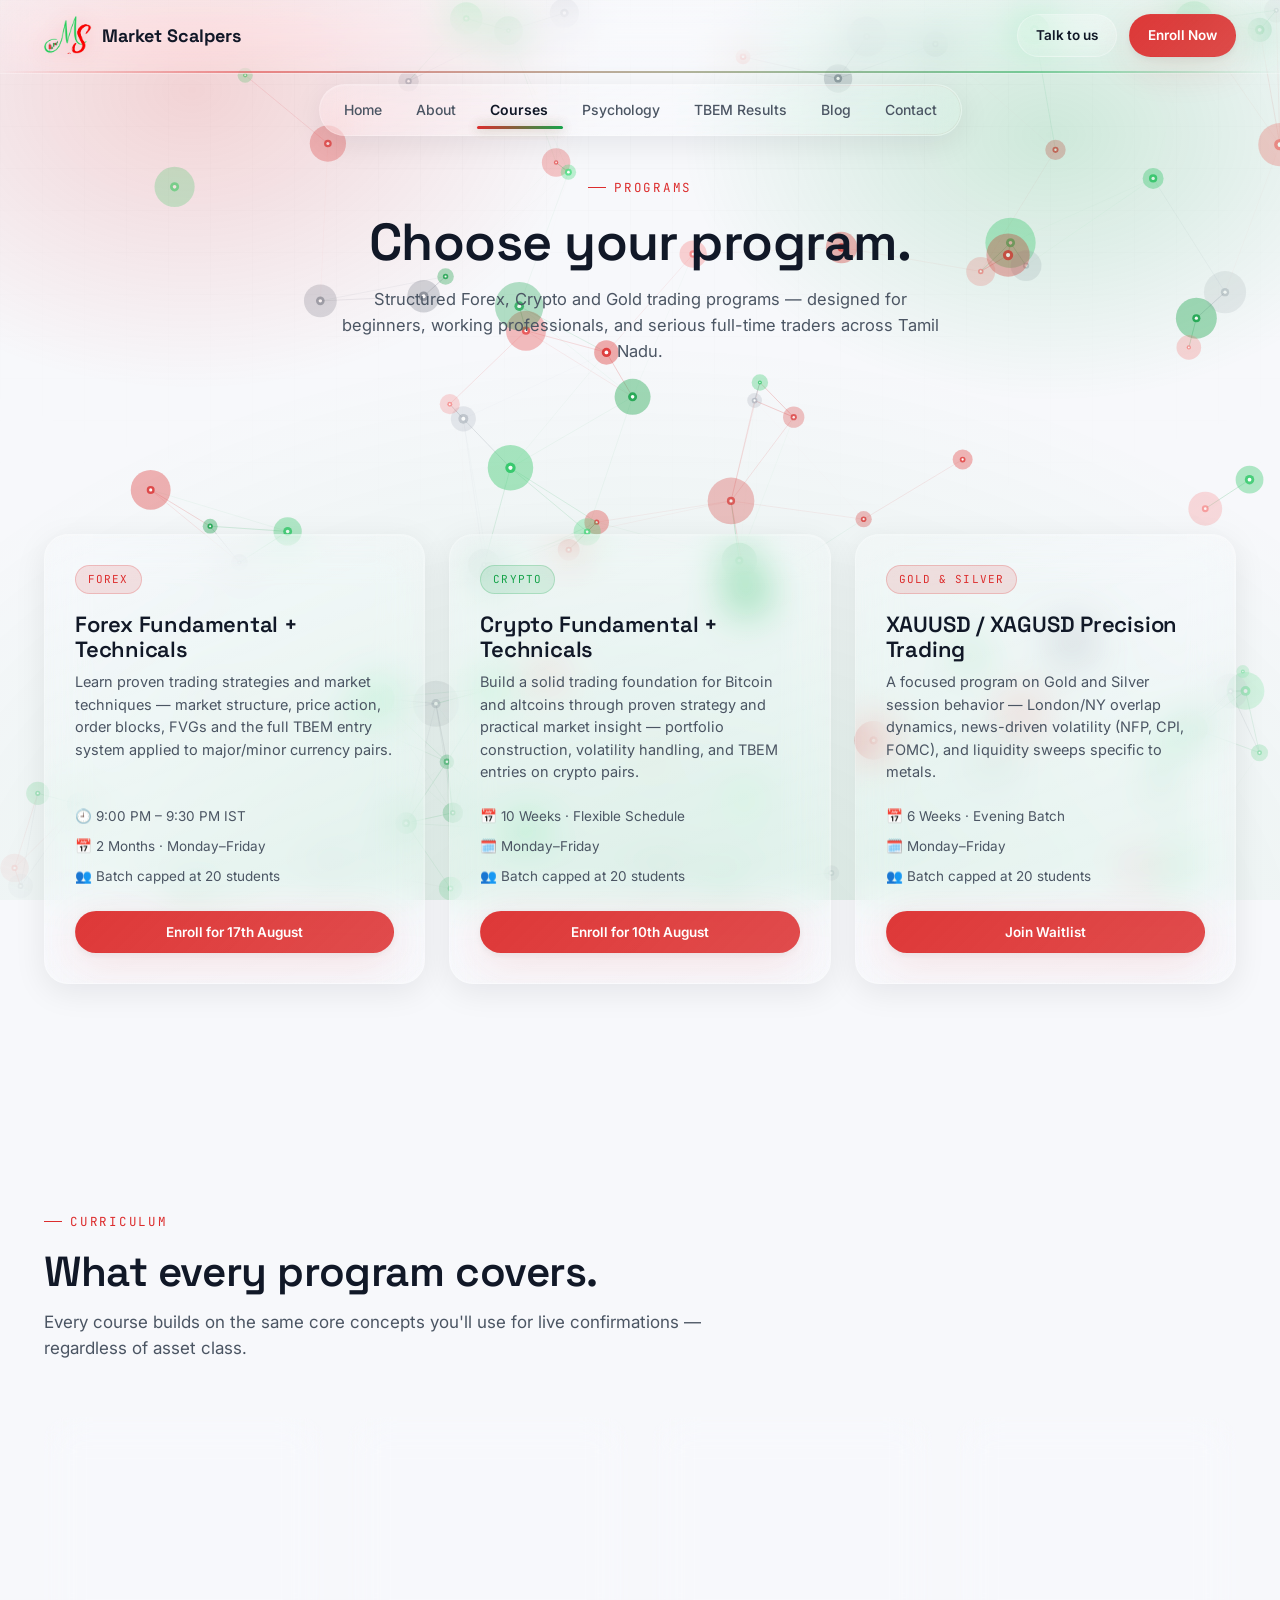
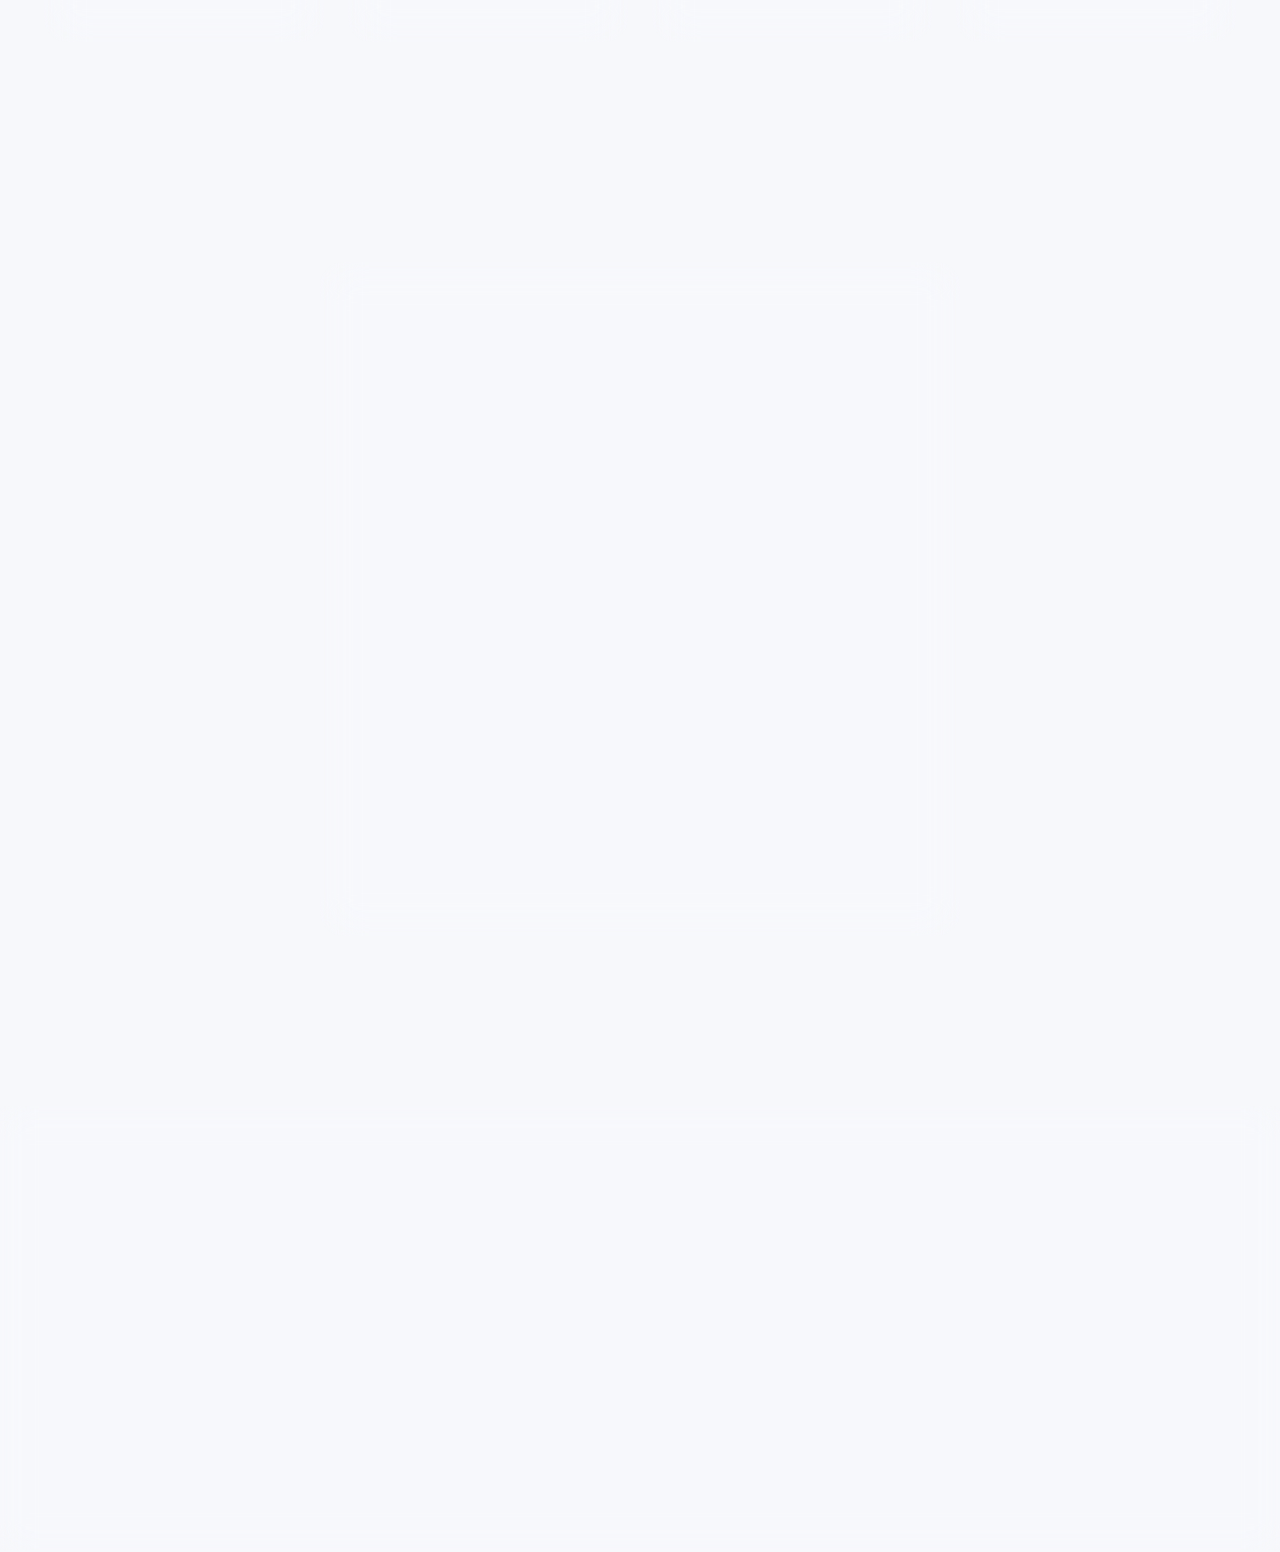
<file: courses.html>
<!DOCTYPE html>
<html lang="en">

<head>
  <meta charset="UTF-8">
  <meta name="viewport" content="width=device-width, initial-scale=1.0">
  <title>Courses — Forex, Crypto &amp; Gold Trading Programs | Market Scalpers</title>
  <meta name="description"
    content="Structured Forex, Crypto and Gold (XAUUSD) trading courses in Chennai. TBEM strategy, order blocks, FVGs, liquidity and risk management for working professionals.">
  <link rel="stylesheet" href="css/style.css">
</head>

<body data-page="courses">
  <canvas id="candlesBg"></canvas>
  <div id="nav-mount"></div>

  <header class="page-hero">
    <div class="container">
      <div class="eyebrow">Programs</div>
      <h1>Choose your program.</h1>
      <p>Structured Forex, Crypto and Gold trading programs — designed for beginners, working professionals, and serious
        full-time traders across Tamil Nadu.</p>
    </div>
  </header>

  <section>
    <div class="container">
      <div class="grid grid-3">
        <div class="course-card glass reveal">
          <span class="tag red-tag">Forex</span>
          <h3>Forex Fundamental + Technicals</h3>
          <p class="desc">Learn proven trading strategies and market techniques — market structure, price action, order
            blocks, FVGs and the full TBEM entry system applied to major/minor currency pairs.</p>
          <div class="course-meta">
            <div class="row">🕘 9:00 PM – 9:30 PM IST</div>
            <div class="row">📅 2 Months · Monday–Friday</div>
            <div class="row">👥 Batch capped at 20 students</div>
          </div>
          <a href="contact.html" class="btn btn-primary btn-sm">Enroll for 17th August</a>
        </div>
        <div class="course-card glass reveal" style="transition-delay:.08s">
          <span class="tag green-tag">Crypto</span>
          <h3>Crypto Fundamental + Technicals</h3>
          <p class="desc">Build a solid trading foundation for Bitcoin and altcoins through proven strategy and
            practical market insight — portfolio construction, volatility handling, and TBEM entries on crypto pairs.
          </p>
          <div class="course-meta">
            <div class="row">📅 10 Weeks · Flexible Schedule</div>
            <div class="row">🗓️ Monday–Friday</div>
            <div class="row">👥 Batch capped at 20 students</div>
          </div>
          <a href="contact.html" class="btn btn-primary btn-sm">Enroll for 10th August</a>
        </div>
        <div class="course-card glass reveal" style="transition-delay:.16s">
          <span class="tag red-tag">Gold &amp; Silver</span>
          <h3>XAUUSD / XAGUSD Precision Trading</h3>
          <p class="desc">A focused program on Gold and Silver session behavior — London/NY overlap dynamics,
            news-driven volatility (NFP, CPI, FOMC), and liquidity sweeps specific to metals.</p>
          <div class="course-meta">
            <div class="row">📅 6 Weeks · Evening Batch</div>
            <div class="row">🗓️ Monday–Friday</div>
            <div class="row">👥 Batch capped at 20 students</div>
          </div>
          <a href="contact.html" class="btn btn-primary btn-sm">Join Waitlist</a>
        </div>
      </div>
    </div>
  </section>

  <section>
    <div class="container">
      <div class="section-head reveal">
        <div class="eyebrow">Curriculum</div>
        <h2>What every program covers.</h2>
        <p>Every course builds on the same core concepts you'll use for live confirmations — regardless of asset class.
        </p>
      </div>
      <div class="grid grid-4">
        <div class="feature-card glass reveal">
          <div class="icon">📦</div>
          <h3>Order Blocks</h3>
          <p>Identify institutional footprints and high-probability reaction zones.</p>
        </div>
        <div class="feature-card glass reveal" style="transition-delay:.05s">
          <div class="icon">⬜</div>
          <h3>Fair Value Gaps</h3>
          <p>Spot imbalance zones price is statistically likely to revisit.</p>
        </div>
        <div class="feature-card glass reveal" style="transition-delay:.1s">
          <div class="icon">💧</div>
          <h3>Liquidity &amp; Rejections</h3>
          <p>Read stop-hunts, sweeps and rejection wicks like a market maker.</p>
        </div>
        <div class="feature-card glass reveal" style="transition-delay:.15s">
          <div class="icon">📰</div>
          <h3>News Impact</h3>
          <p>Trade around NFP, CPI and FOMC without getting blown out by volatility.</p>
        </div>
      </div>
    </div>
  </section>

  <section>
    <div class="container">
      <div class="glass form-glass reveal" style="max-width:640px; margin:0 auto;">
        <div class="eyebrow">Enroll Now</div>
        <h2 style="margin-bottom:8px; font-size:26px;">Reserve your seat.</h2>
        <p style="color:var(--ink-1); margin-bottom:24px; font-size:14.5px;">Tell us which program interests you — we'll
          reach out with syllabus, fees and batch timing.</p>
        <form onsubmit="return handleContactForm(event)">
          <div class="field"><label>Your Name</label><input type="text" required placeholder="Full name"></div>
          <div class="field"><label>Contact Number</label><input type="tel" required placeholder="+91"></div>
          <div class="field"><label>Program Interested In</label>
            <select required>
              <option value="">Select a program</option>
              <option>Forex Fundamental + Technicals</option>
              <option>Crypto Fundamental + Technicals</option>
              <option>XAUUSD / XAGUSD Precision Trading</option>
            </select>
          </div>
          <div class="field"><label>Current Occupation</label><input type="text" placeholder="e.g. Software Engineer">
          </div>
          <button type="submit" class="btn btn-primary" style="width:100%;">Submit Enrollment</button>
        </form>
        <p class="form-note">We'll WhatsApp or call you within 24 hours. No spam, ever.</p>
      </div>
    </div>
  </section>

  <div id="footer-mount"></div>
  <script src="js/main.js"></script>
  <script src="js/candles-bg.js"></script>
</body>

</html>
</file>
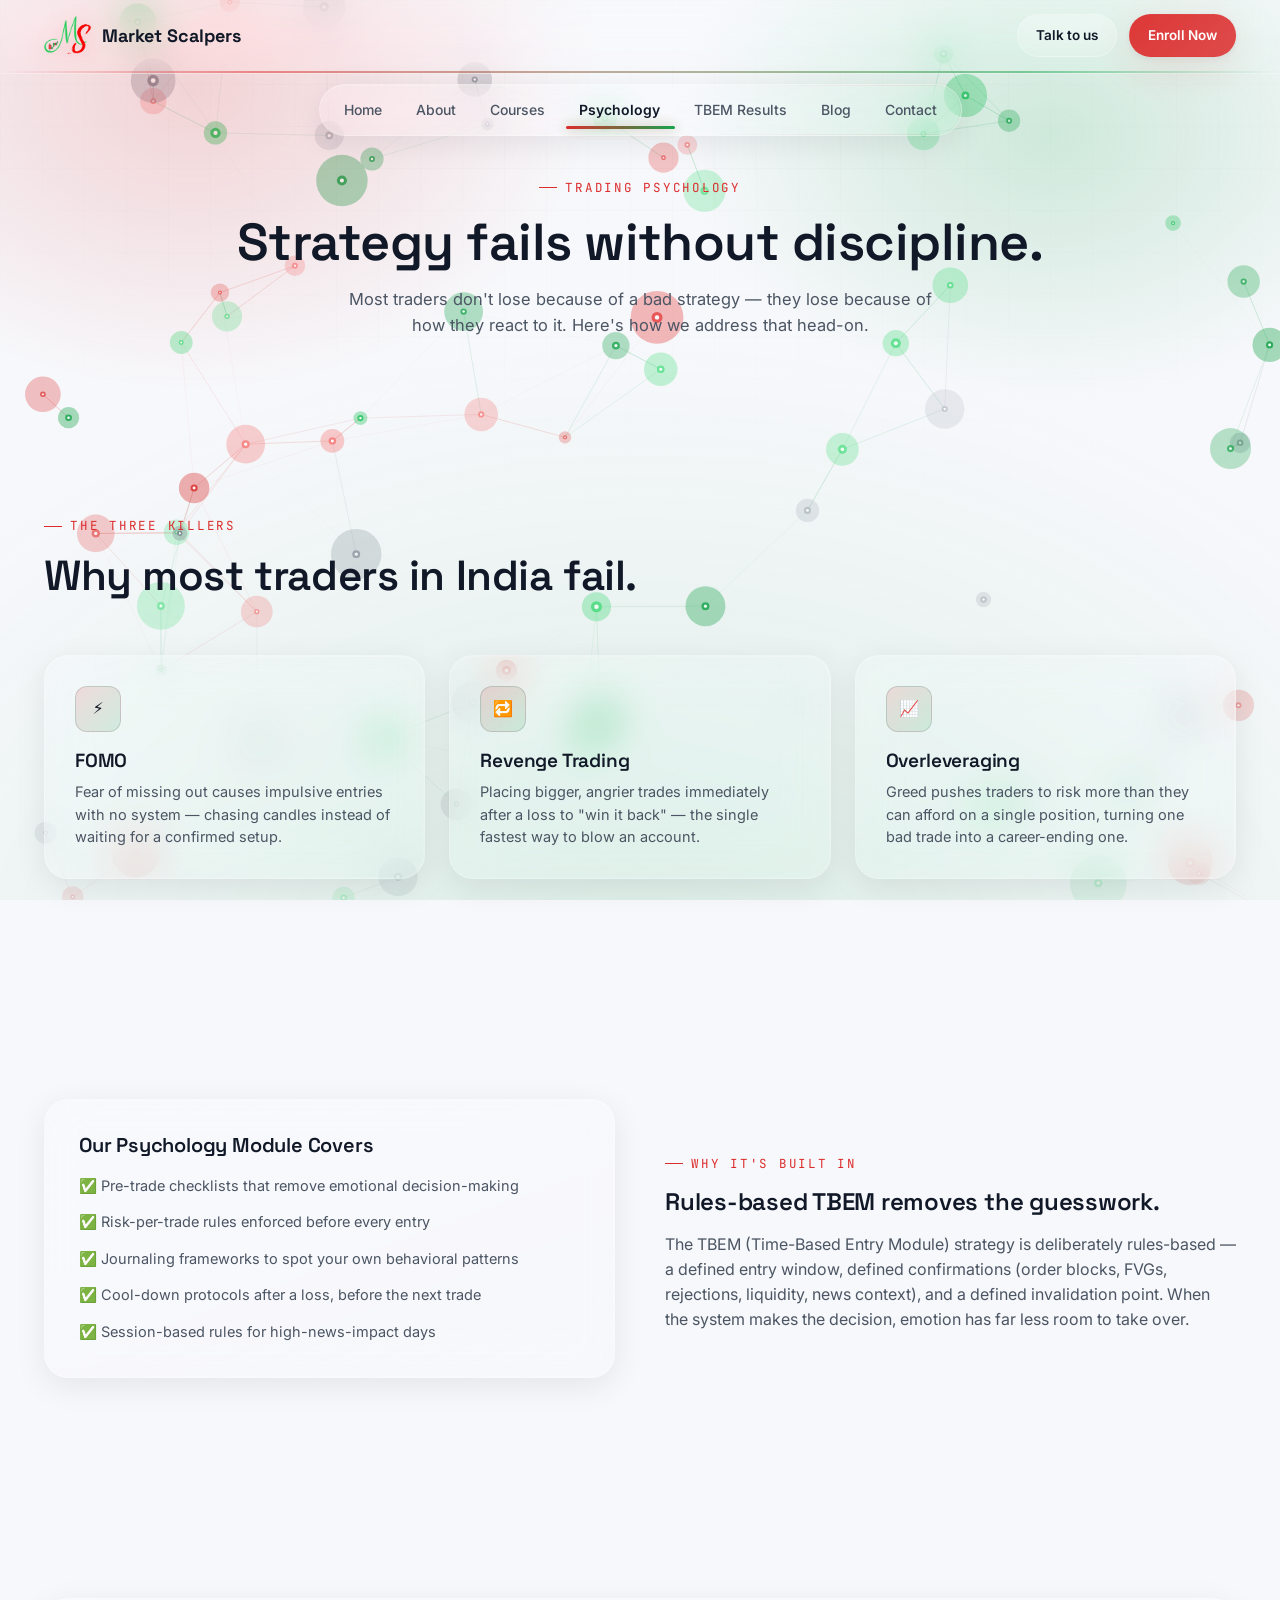
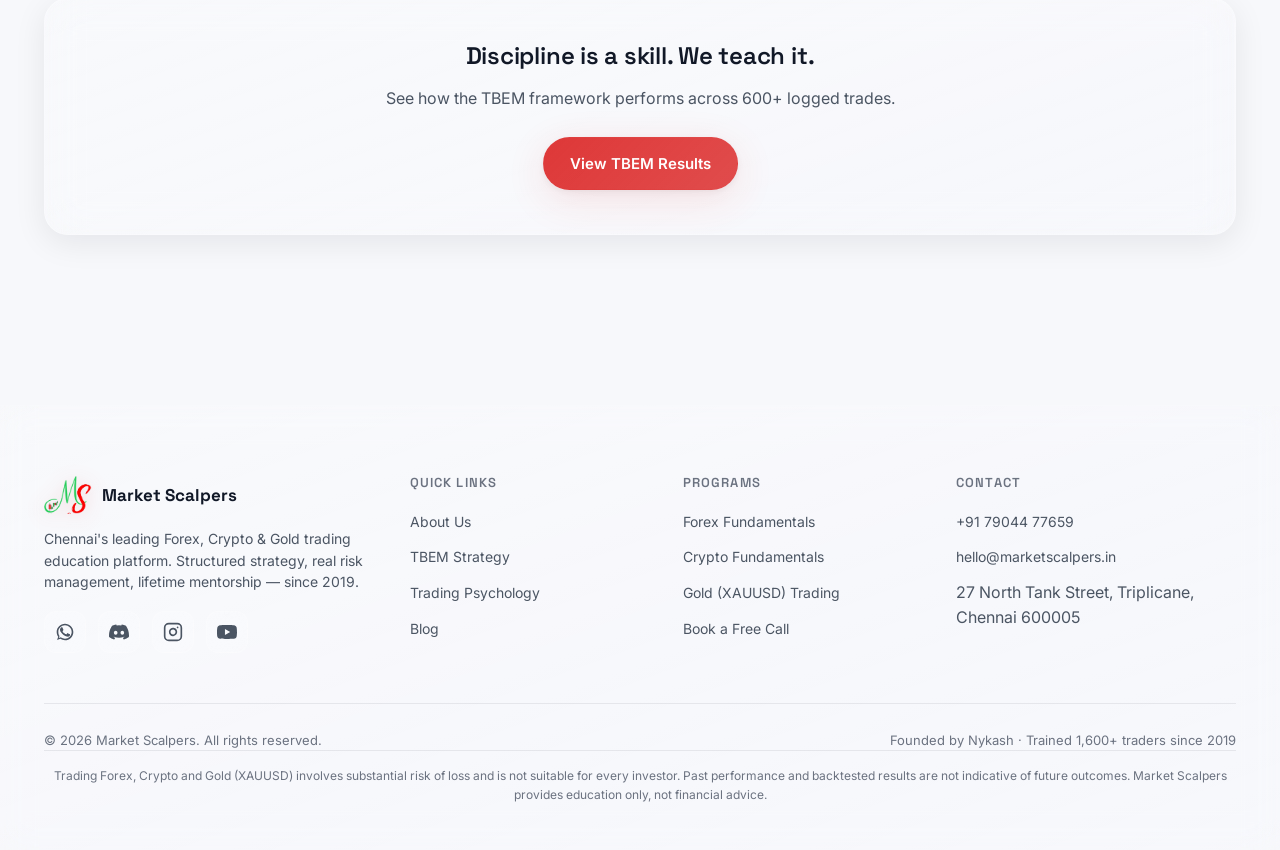
<file: psychology.html>
<!DOCTYPE html>
<html lang="en">

<head>
  <meta charset="UTF-8">
  <meta name="viewport" content="width=device-width, initial-scale=1.0">
  <title>Trading Psychology — Market Scalpers</title>
  <meta name="description"
    content="Why most traders fail: FOMO, revenge trading and overleveraging. Learn how Market Scalpers builds discipline into every TBEM trade.">
  <link rel="stylesheet" href="css/style.css">
</head>

<body data-page="psychology">
  <canvas id="candlesBg"></canvas>
  <div id="nav-mount"></div>

  <header class="page-hero">
    <div class="container">
      <div class="eyebrow">Trading Psychology</div>
      <h1>Strategy fails without discipline.</h1>
      <p>Most traders don't lose because of a bad strategy — they lose because of how they react to it. Here's how we
        address that head-on.</p>
    </div>
  </header>

  <section>
    <div class="container">
      <div class="section-head reveal">
        <div class="eyebrow">The Three Killers</div>
        <h2>Why most traders in India fail.</h2>
      </div>
      <div class="grid grid-3">
        <div class="feature-card glass reveal">
          <div class="icon">⚡</div>
          <h3>FOMO</h3>
          <p>Fear of missing out causes impulsive entries with no system — chasing candles instead of waiting for a
            confirmed setup.</p>
        </div>
        <div class="feature-card glass reveal" style="transition-delay:.08s">
          <div class="icon">🔁</div>
          <h3>Revenge Trading</h3>
          <p>Placing bigger, angrier trades immediately after a loss to "win it back" — the single fastest way to blow
            an account.</p>
        </div>
        <div class="feature-card glass reveal" style="transition-delay:.16s">
          <div class="icon">📈</div>
          <h3>Overleveraging</h3>
          <p>Greed pushes traders to risk more than they can afford on a single position, turning one bad trade into a
            career-ending one.</p>
        </div>
      </div>
    </div>
  </section>

  <section>
    <div class="container">
      <div class="grid grid-2" style="align-items:center; gap:50px;">
        <div class="glass reveal" style="padding:34px;">
          <h3 style="margin-bottom:18px; font-size:20px;">Our Psychology Module Covers</h3>
          <ul style="display:flex; flex-direction:column; gap:14px;">
            <li style="color:var(--ink-1); font-size:14.5px;">✅ Pre-trade checklists that remove emotional
              decision-making</li>
            <li style="color:var(--ink-1); font-size:14.5px;">✅ Risk-per-trade rules enforced before every entry</li>
            <li style="color:var(--ink-1); font-size:14.5px;">✅ Journaling frameworks to spot your own behavioral
              patterns</li>
            <li style="color:var(--ink-1); font-size:14.5px;">✅ Cool-down protocols after a loss, before the next trade
            </li>
            <li style="color:var(--ink-1); font-size:14.5px;">✅ Session-based rules for high-news-impact days</li>
          </ul>
        </div>
        <div class="reveal" style="transition-delay:.1s">
          <div class="eyebrow">Why It's Built In</div>
          <h2 style="margin-bottom:16px;">Rules-based TBEM removes the guesswork.</h2>
          <p style="color:var(--ink-1);">The TBEM (Time-Based Entry Module) strategy is deliberately rules-based — a
            defined entry window, defined confirmations (order blocks, FVGs, rejections, liquidity, news context), and a
            defined invalidation point. When the system makes the decision, emotion has far less room to take over.</p>
        </div>
      </div>
    </div>
  </section>

  <section>
    <div class="container">
      <div class="glass reveal" style="padding:44px; text-align:center;">
        <h2 style="margin-bottom:16px;">Discipline is a skill. We teach it.</h2>
        <p style="color:var(--ink-1); margin-bottom:26px;">See how the TBEM framework performs across 600+ logged
          trades.</p>
        <a href="results.html" class="btn btn-primary">View TBEM Results</a>
      </div>
    </div>
  </section>

  <div id="footer-mount"></div>
  <script src="js/main.js"></script>
  <script src="js/candles-bg.js"></script>
</body>

</html>
</file>
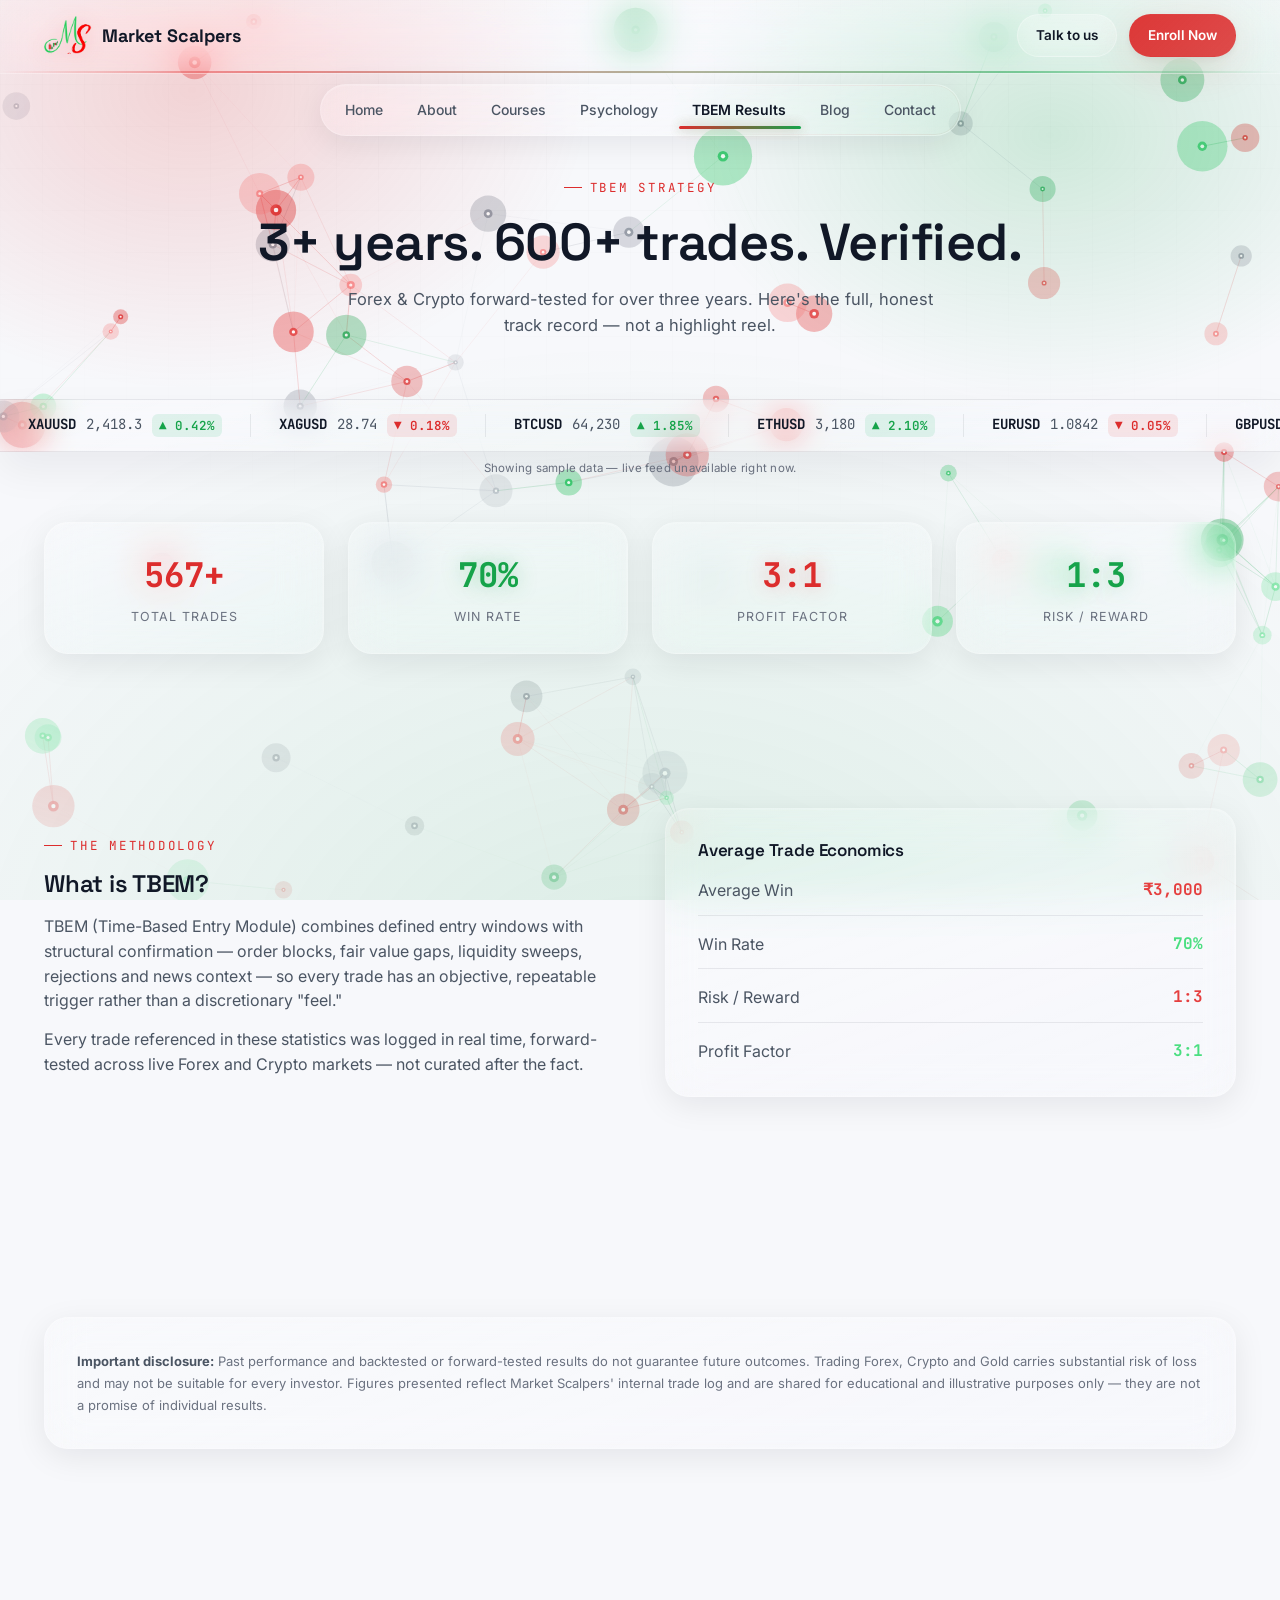
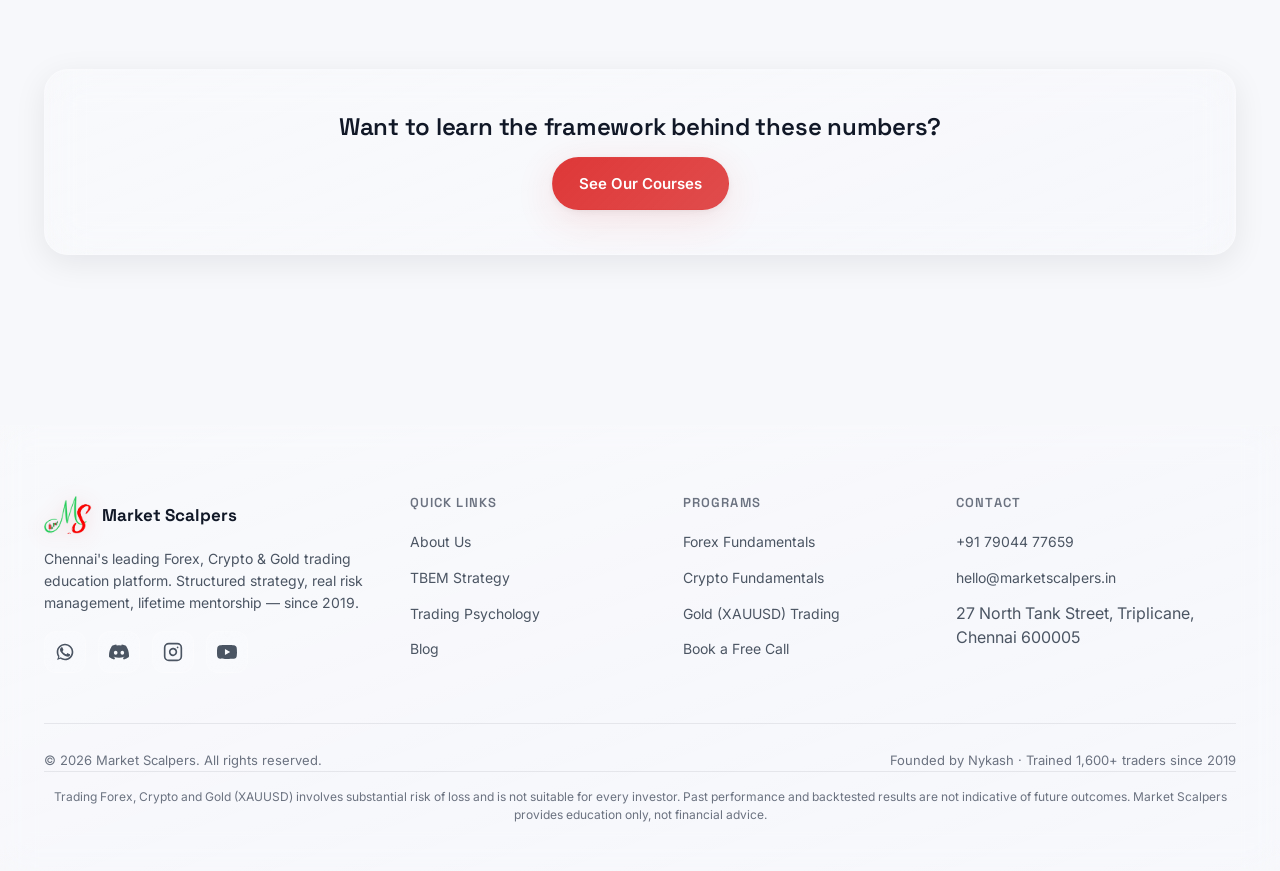
<file: results.html>
<!DOCTYPE html>
<html lang="en">

<head>
  <meta charset="UTF-8">
  <meta name="viewport" content="width=device-width, initial-scale=1.0">
  <title>TBEM Strategy Results — Market Scalpers</title>
  <meta name="description"
    content="600+ backtested and forward-tested trades. 70% win rate, 3:1 profit factor, 1:3 risk/reward — the verified track record of the TBEM strategy.">
  <link rel="stylesheet" href="css/style.css">
</head>

<body data-page="results">
  <canvas id="candlesBg"></canvas>
  <div id="nav-mount"></div>

  <header class="page-hero">
    <div class="container">
      <div class="eyebrow">TBEM Strategy</div>
      <h1>3+ years. 600+ trades. Verified.</h1>
      <p>Forex &amp; Crypto forward-tested for over three years. Here's the full, honest track record — not a highlight
        reel.</p>
    </div>
  </header>

  <div class="ticker-bar">
    <div class="ticker-track" id="tickerTrack">
      <div class="ticker-item"><span class="sym">Loading market data…</span></div>
    </div>
  </div>
  <p class="ticker-note" id="tickerNote">Live reference prices · refreshes every 60 seconds.</p>

  <section class="stats-strip">
    <div class="container">
      <div class="grid grid-4">
        <div class="glass reveal" style="padding:26px; text-align:center;">
          <div class="stat-num red" data-count-to="600" data-count-suffix="+" data-count-type="large">600+</div>
          <div class="stat-label">Total Trades</div>
        </div>
        <div class="glass reveal" style="padding:26px; text-align:center; transition-delay:.05s">
          <div class="stat-num green" data-count-to="70" data-count-suffix="%" data-count-type="percent">70%</div>
          <div class="stat-label">Win Rate</div>
        </div>
        <div class="glass reveal" style="padding:26px; text-align:center; transition-delay:.1s">
          <div class="stat-num red" data-count-to="3" data-count-ratio=":1" data-count-type="ratio">3:1</div>
          <div class="stat-label">Profit Factor</div>
        </div>
        <div class="glass reveal" style="padding:26px; text-align:center; transition-delay:.15s">
          <div class="stat-num green" data-count-to="1" data-count-ratio=":3" data-count-type="ratio">1:3</div>
          <div class="stat-label">Risk / Reward</div>
        </div>
      </div>
    </div>
  </section>

  <section>
    <div class="container">
      <div class="grid grid-2" style="align-items:center; gap:50px;">
        <div class="reveal">
          <div class="eyebrow">The Methodology</div>
          <h2 style="margin-bottom:16px;">What is TBEM?</h2>
          <p style="color:var(--ink-1); margin-bottom:14px;">TBEM (Time-Based Entry Module) combines defined entry
            windows with structural confirmation — order blocks, fair value gaps, liquidity sweeps, rejections and news
            context — so every trade has an objective, repeatable trigger rather than a discretionary "feel."</p>
          <p style="color:var(--ink-1);">Every trade referenced in these statistics was logged in real time,
            forward-tested across live Forex and Crypto markets — not curated after the fact.</p>
        </div>
        <div class="glass reveal" style="padding:32px; transition-delay:.1s;">
          <h3 style="font-size:17px; margin-bottom:18px;">Average Trade Economics</h3>
          <div style="display:flex; flex-direction:column; gap:16px;">
            <div
              style="display:flex; justify-content:space-between; border-bottom:1px solid var(--line-0); padding-bottom:12px;">
              <span style="color:var(--ink-1);">Average Win</span><span class="mono"
                style="color:var(--red-400); font-weight:700;">₹3,000</span></div>
            <div
              style="display:flex; justify-content:space-between; border-bottom:1px solid var(--line-0); padding-bottom:12px;">
              <span style="color:var(--ink-1);">Win Rate</span><span class="mono"
                style="color:var(--green-400); font-weight:700;">70%</span></div>
            <div
              style="display:flex; justify-content:space-between; border-bottom:1px solid var(--line-0); padding-bottom:12px;">
              <span style="color:var(--ink-1);">Risk / Reward</span><span class="mono"
                style="color:var(--red-400); font-weight:700;">1:3</span></div>
            <div style="display:flex; justify-content:space-between;"><span style="color:var(--ink-1);">Profit
                Factor</span><span class="mono" style="color:var(--green-400); font-weight:700;">3:1</span></div>
          </div>
        </div>
      </div>
    </div>
  </section>

  <section>
    <div class="container">
      <div class="glass reveal" style="padding:32px;">
        <p style="font-size:13px; color:var(--ink-2); line-height:1.7;"><strong style="color:var(--ink-1);">Important
            disclosure:</strong> Past performance and backtested or forward-tested results do not guarantee future
          outcomes. Trading Forex, Crypto and Gold carries substantial risk of loss and may not be suitable for every
          investor. Figures presented reflect Market Scalpers' internal trade log and are shared for educational and
          illustrative purposes only — they are not a promise of individual results.</p>
      </div>
    </div>
  </section>

  <section>
    <div class="container">
      <div class="glass reveal" style="padding:44px; text-align:center;">
        <h2 style="margin-bottom:16px;">Want to learn the framework behind these numbers?</h2>
        <a href="courses.html" class="btn btn-primary">See Our Courses</a>
      </div>
    </div>
  </section>

  <div id="footer-mount"></div>
  <script src="js/main.js"></script>
  <script src="js/ticker.js"></script>
  <script src="js/candles-bg.js"></script>
</body>

</html>
</file>
<file: css/style.css>
/* ==========================================================================
   MARKET SCALPERS — Design System v2.0
   Palette: white base with bold red/green market accents
   Type: Space Grotesk (display) / Inter (body) / JetBrains Mono (data)
   Theme: Frosted Luminance Glassmorphism
   ========================================================================== */

@import url('https://fonts.googleapis.com/css2?family=Space+Grotesk:wght@500;600;700&family=Inter:wght@400;500;600;700&family=JetBrains+Mono:wght@400;500;700&display=swap');

:root {
  /* Core palette */
  --bg-0: #FFFFFF;
  --bg-1: #F7F8FB;
  --bg-2: #E7EBF0;
  --ink-0: #111827;
  --ink-1: #4B5563;
  --ink-2: #6B7280;

  --red-500: #DC2D2D;
  --red-400: #E53E3E;
  --red-glow: rgba(220, 45, 45, .22);
  --gold-500: var(--red-500);
  --gold-400: var(--red-400);
  --gold-glow: var(--red-glow);

  --green-500: #16A34A;
  --green-400: #4ADE80;
  --green-glow: rgba(22, 163, 74, .2);
  --teal-500: var(--green-500);
  --teal-400: var(--green-400);
  --teal-glow: var(--green-glow);

  /* Unified Glassmorphism tokens */
  --glass-bg: rgba(255, 255, 255, 0.12);
  --glass-bg-strong: rgba(255, 255, 255, 0.22);
  --glass-bg-nav: rgba(255, 255, 255, 0.14);
  --glass-border: rgba(255, 255, 255, 0.25);
  --glass-border-hover: rgba(255, 255, 255, 0.45);
  --glass-edge: rgba(255, 255, 255, 0.08);
  --glass-blur: blur(20px) saturate(140%);
  --glass-blur-strong: blur(28px) saturate(160%);

  --line-0: rgba(17, 24, 39, .08);
  --line-1: rgba(17, 24, 39, .14);

  --radius-s: 10px;
  --radius-m: 16px;
  --radius-l: 24px;
  --radius-xl: 32px;

  --shadow-soft: 0 10px 30px rgba(17, 24, 39, .08);
  --shadow-deep: 0 25px 60px rgba(17, 24, 39, .12);
  --shadow-glow-red: 0 0 30px rgba(220, 45, 45, .12);
  --shadow-glow-green: 0 0 30px rgba(22, 163, 74, .12);

  --ease: cubic-bezier(.16, .8, .28, 1);
  --ease-bounce: cubic-bezier(.34, 1.56, .64, 1);
}

/* ============ Canvas background ============ */
#candlesBg {
  position: fixed;
  inset: 0;
  z-index: -3;
  width: 100%;
  height: 100%;
  pointer-events: none;
  mask-image: radial-gradient(ellipse 130% 100% at 50% 30%, black 40%, transparent 90%);
  -webkit-mask-image: radial-gradient(ellipse 130% 100% at 50% 30%, black 40%, transparent 90%);
}

/* ============ Reset ============ */
* {
  box-sizing: border-box;
  margin: 0;
  padding: 0;
}

html {
  scroll-behavior: smooth;
}

html,
body {
  height: 100%;
}

body {
  background: var(--bg-1);
  color: var(--ink-0);
  font-family: 'Inter', system-ui, sans-serif;
  font-size: 16px;
  line-height: 1.55;
  -webkit-font-smoothing: antialiased;
  overflow-x: hidden;
  position: relative;
}

/* Ambient background: vivid market glow with red/green highlights */
body::before {
  content: "";
  position: fixed;
  inset: 0;
  z-index: -2;
  background:
    radial-gradient(800px 600px at 15% 10%, rgba(220, 45, 45, .18), transparent 50%),
    radial-gradient(800px 580px at 82% 15%, rgba(22, 163, 74, .18), transparent 46%),
    radial-gradient(1400px 1000px at 50% 110%, rgba(22, 163, 74, .12), transparent 65%);
}

body::after {
  content: "";
  position: fixed;
  inset: 0;
  z-index: -1;
  opacity: .35;
  pointer-events: none;
  background-image:
    linear-gradient(rgba(17, 24, 39, .05) 1px, transparent 1px),
    linear-gradient(90deg, rgba(17, 24, 39, .05) 1px, transparent 1px);
  background-size: 42px 42px;
  mask-image: radial-gradient(ellipse 120% 90% at 50% 0%, black, transparent 80%);
}

/* ============ Typography ============ */
h1,
h2,
h3,
h4 {
  font-family: 'Space Grotesk', sans-serif;
  font-weight: 600;
  letter-spacing: -.01em;
  line-height: 1.12;
  color: var(--ink-0);
}

.mono,
.price,
.ticker,
.stat-num,
code {
  font-family: 'JetBrains Mono', monospace;
}

a {
  color: inherit;
  text-decoration: none;
}

ul {
  list-style: none;
}

img {
  max-width: 100%;
  display: block;
}

button {
  font-family: inherit;
  cursor: pointer;
}

.container {
  width: 100%;
  max-width: 1240px;
  margin: 0 auto;
  padding: 0 24px;
}

section {
  position: relative;
  padding: 110px 0;
}

@media (max-width:900px) {
  section {
    padding: 76px 0;
  }
}

@media (max-width:560px) {
  section {
    padding: 56px 0;
  }

  .container {
    padding: 0 18px;
  }
}

/* ============ Eyebrow ============ */
.eyebrow {
  display: inline-flex;
  align-items: center;
  gap: 8px;
  font-family: 'JetBrains Mono', monospace;
  font-size: 12.5px;
  letter-spacing: .14em;
  text-transform: uppercase;
  color: var(--red-500);
  margin-bottom: 16px;
}

.eyebrow::before {
  content: "";
  width: 18px;
  height: 1px;
  background: var(--red-500);
  display: inline-block;
}

.section-head {
  max-width: 680px;
  margin-bottom: 56px;
}

.section-head h2 {
  font-size: clamp(28px, 4vw, 42px);
  margin-bottom: 14px;
}

.section-head p {
  color: var(--ink-1);
  font-size: 17px;
}

/* ==========================================================================
   GLASSMORPHISM SYSTEM — Frosted Luminance
   ========================================================================== */

/* --- Shimmer border keyframes --- */
@keyframes shimmer {
  0%   { background-position: -200% 0; }
  100% { background-position: 200% 0; }
}

@keyframes shimmerBorder {
  0%   { opacity: 0; transform: rotate(0deg); }
  50%  { opacity: 1; }
  100% { opacity: 0; transform: rotate(360deg); }
}

/* --- Base glass tier --- */
.glass {
  background: linear-gradient(
    160deg,
    rgba(255, 255, 255, 0.18),
    rgba(255, 255, 255, 0.08)
  );
  border: 1px solid rgba(255, 255, 255, 0.22);
  border-radius: var(--radius-l);
  backdrop-filter: var(--glass-blur);
  -webkit-backdrop-filter: var(--glass-blur);
  box-shadow:
    0 8px 32px rgba(2, 6, 23, 0.08),
    inset 0 1px 0 rgba(255, 255, 255, 0.12);
  position: relative;
  overflow: hidden;
  transition:
    transform 0.4s var(--ease),
    box-shadow 0.4s var(--ease),
    border-color 0.4s var(--ease);
}

/* Animated shimmer border overlay */
.glass::before {
  content: "";
  position: absolute;
  inset: 0;
  border-radius: inherit;
  padding: 1px;
  background: linear-gradient(
    90deg,
    transparent 0%,
    rgba(255, 255, 255, 0.04) 25%,
    rgba(255, 255, 255, 0.16) 50%,
    rgba(255, 255, 255, 0.04) 75%,
    transparent 100%
  );
  background-size: 200% 100%;
  -webkit-mask: linear-gradient(#000 0 0) content-box, linear-gradient(#000 0 0);
  -webkit-mask-composite: xor;
  mask-composite: exclude;
  pointer-events: none;
  animation: shimmer 6s ease-in-out infinite;
}

/* Inner glow — follows mouse via CSS custom props (set by JS) */
.glass::after {
  content: "";
  position: absolute;
  width: 300px;
  height: 300px;
  border-radius: 50%;
  background: radial-gradient(
    circle,
    rgba(255, 255, 255, 0.08) 0%,
    transparent 70%
  );
  top: var(--glow-y, -150px);
  left: var(--glow-x, -150px);
  transform: translate(-50%, -50%);
  pointer-events: none;
  opacity: 0;
  transition: opacity 0.4s var(--ease);
}

.glass:hover::after {
  opacity: 1;
}

/* Glass hover state */
.glass:hover {
  border-color: rgba(255, 255, 255, 0.38);
  box-shadow:
    0 12px 40px rgba(2, 6, 23, 0.12),
    0 0 20px rgba(255, 255, 255, 0.04),
    inset 0 1px 0 rgba(255, 255, 255, 0.18);
}

/* --- Strong glass tier --- */
.glass-strong {
  background: linear-gradient(
    160deg,
    rgba(255, 255, 255, 0.28),
    rgba(255, 255, 255, 0.14)
  );
  border: 1px solid rgba(255, 255, 255, 0.32);
  backdrop-filter: var(--glass-blur-strong);
  -webkit-backdrop-filter: var(--glass-blur-strong);
  box-shadow:
    0 12px 40px rgba(2, 6, 23, 0.10),
    inset 0 1px 0 rgba(255, 255, 255, 0.16);
}

.glass-strong:hover {
  border-color: rgba(255, 255, 255, 0.48);
  box-shadow:
    0 16px 48px rgba(2, 6, 23, 0.14),
    0 0 28px rgba(255, 255, 255, 0.06),
    inset 0 1px 0 rgba(255, 255, 255, 0.22);
}

/* ============ Buttons ============ */
.btn {
  display: inline-flex;
  align-items: center;
  justify-content: center;
  gap: 8px;
  padding: 14px 26px;
  border-radius: 999px;
  font-weight: 600;
  font-size: 15px;
  border: 1px solid transparent;
  transition: transform .25s var(--ease), box-shadow .25s var(--ease), background .25s var(--ease), border-color .25s var(--ease);
  white-space: nowrap;
}

.btn-primary {
  background: linear-gradient(135deg, rgba(220, 45, 45, 0.95), rgba(220, 45, 45, 0.85));
  color: #FFFFFF;
  box-shadow: 0 10px 40px rgba(220, 45, 45, 0.12), 0 2px 6px rgba(0, 0, 0, 0.06);
}

.btn-primary:hover {
  transform: translateY(-2px);
  box-shadow: 0 12px 36px var(--red-glow);
}

.btn-ghost {
  background: linear-gradient(180deg, rgba(255, 255, 255, 0.22), rgba(255, 255, 255, 0.10));
  border: 1px solid rgba(255, 255, 255, 0.28);
  color: var(--ink-0);
  backdrop-filter: blur(10px) saturate(120%);
}

.btn-ghost:hover {
  border-color: rgba(22, 163, 74, 0.9);
  color: var(--green-500);
  transform: translateY(-2px) scale(1.01);
}

.btn-sm {
  padding: 10px 18px;
  font-size: 13.5px;
}

/* ==========================================================================
   NAVBAR — Split-Tier Frosted Navigation
   ========================================================================== */
.site-nav {
  position: fixed;
  top: 0;
  left: 0;
  right: 0;
  z-index: 100;
  transition: transform 0.4s var(--ease), box-shadow 0.4s var(--ease);
}

/* --- Top tier: Brand + CTAs --- */
.nav-top {
  position: relative;
  background: linear-gradient(
    180deg,
    rgba(255, 255, 255, 0.22),
    rgba(255, 255, 255, 0.08)
  );
  backdrop-filter: blur(20px) saturate(140%);
  -webkit-backdrop-filter: blur(20px) saturate(140%);
  border-bottom: 1px solid rgba(255, 255, 255, 0.12);
  transition: background 0.4s var(--ease), padding 0.4s var(--ease);
}

.nav-top-inner {
  max-width: 1240px;
  margin: 0 auto;
  padding: 14px 24px;
  display: flex;
  align-items: center;
  justify-content: space-between;
  transition: padding 0.4s var(--ease);
}

/* Gradient accent line below top tier */
.nav-accent-line {
  height: 2px;
  background: linear-gradient(90deg,
    transparent 0%,
    var(--red-500) 20%,
    var(--green-500) 80%,
    transparent 100%
  );
  opacity: 0.5;
  animation: accentPulse 4s ease-in-out infinite;
}

@keyframes accentPulse {
  0%, 100% { opacity: 0.3; }
  50% { opacity: 0.65; }
}

/* --- Brand --- */
.brand {
  display: flex;
  align-items: center;
  gap: 10px;
  font-family: 'Space Grotesk', sans-serif;
  font-weight: 700;
  font-size: 18px;
}

.brand-logo-img {
  height: 38px;
  width: auto;
  object-fit: contain;
  filter: drop-shadow(0 2px 10px rgba(220, 45, 45, 0.22));
  transition: transform 0.3s var(--ease-bounce), filter 0.3s var(--ease);
}

.brand:hover .brand-logo-img,
.footer-brand:hover .brand-logo-img {
  transform: scale(1.10) rotate(3deg);
  filter: drop-shadow(0 4px 14px rgba(22, 163, 74, 0.35));
}

@keyframes brandGradientRotate {
  0%   { background-position: 0% 50%; }
  50%  { background-position: 100% 50%; }
  100% { background-position: 0% 50%; }
}

/* --- CTA buttons area --- */
.nav-cta {
  display: flex;
  align-items: center;
  gap: 12px;
}

/* --- Hamburger toggle (animated three lines → X) --- */
.nav-toggle {
  display: none;
  background: none;
  border: none;
  width: 28px;
  height: 22px;
  position: relative;
  cursor: pointer;
  padding: 0;
}

.hamburger-line {
  display: block;
  width: 100%;
  height: 2.5px;
  background: var(--ink-0);
  border-radius: 2px;
  position: absolute;
  left: 0;
  transition: transform 0.35s var(--ease), opacity 0.25s var(--ease), background 0.25s;
}

.hamburger-line:nth-child(1) { top: 0; }
.hamburger-line:nth-child(2) { top: 50%; transform: translateY(-50%); }
.hamburger-line:nth-child(3) { bottom: 0; }

.nav-toggle.active .hamburger-line:nth-child(1) {
  transform: translateY(9px) rotate(45deg);
  background: var(--red-500);
}
.nav-toggle.active .hamburger-line:nth-child(2) {
  opacity: 0;
  transform: translateY(-50%) scaleX(0);
}
.nav-toggle.active .hamburger-line:nth-child(3) {
  transform: translateY(-10px) rotate(-45deg);
  background: var(--green-500);
}

/* --- Bottom tier: Floating link pill --- */
.nav-menu-wrap {
  display: flex;
  justify-content: center;
  padding: 10px 24px 0;
  transition: opacity 0.4s var(--ease), transform 0.4s var(--ease), padding 0.4s var(--ease);
}

.nav-links {
  display: flex;
  align-items: center;
  gap: 6px;
  padding: 6px 10px;
  background: linear-gradient(
    160deg,
    rgba(255, 255, 255, 0.20),
    rgba(255, 255, 255, 0.08)
  );
  border: 1px solid rgba(255, 255, 255, 0.22);
  backdrop-filter: blur(18px) saturate(140%);
  -webkit-backdrop-filter: blur(18px) saturate(140%);
  border-radius: 999px;
  position: relative;
  box-shadow:
    0 8px 32px rgba(2, 6, 23, 0.08),
    inset 0 1px 0 rgba(255, 255, 255, 0.14);
  transition: box-shadow 0.4s var(--ease), border-color 0.4s var(--ease);
}

.nav-links:hover {
  border-color: rgba(255, 255, 255, 0.35);
  box-shadow:
    0 12px 40px rgba(2, 6, 23, 0.10),
    inset 0 1px 0 rgba(255, 255, 255, 0.18);
}

/* Shimmer on the link pill */
.nav-links::before {
  content: "";
  position: absolute;
  inset: 0;
  border-radius: inherit;
  padding: 1px;
  background: linear-gradient(
    90deg,
    transparent 0%,
    rgba(255, 255, 255, 0.06) 30%,
    rgba(220, 45, 45, 0.08) 45%,
    rgba(22, 163, 74, 0.08) 55%,
    rgba(255, 255, 255, 0.06) 70%,
    transparent 100%
  );
  background-size: 200% 100%;
  -webkit-mask: linear-gradient(#000 0 0) content-box, linear-gradient(#000 0 0);
  -webkit-mask-composite: xor;
  mask-composite: exclude;
  pointer-events: none;
  animation: shimmer 8s ease-in-out infinite;
}

/* --- Sliding indicator (gradient underline) --- */
.nav-indicator {
  position: absolute;
  bottom: 6px;
  height: 3px;
  border-radius: 3px;
  background: linear-gradient(90deg, var(--red-500), var(--green-500));
  transition: left 0.35s var(--ease-bounce), width 0.35s var(--ease-bounce), opacity 0.3s;
  opacity: 0;
  pointer-events: none;
  box-shadow: 0 0 12px rgba(220, 45, 45, 0.3), 0 0 12px rgba(22, 163, 74, 0.3);
}

.nav-indicator.visible {
  opacity: 1;
}

/* --- Nav link items --- */
.nav-links li {
  position: relative;
  z-index: 1;
}

.nav-links a {
  display: block;
  font-size: 14px;
  font-weight: 500;
  color: var(--ink-1);
  padding: 8px 14px;
  border-radius: 999px;
  position: relative;
  transition: color 0.25s var(--ease), background 0.25s var(--ease), transform 0.25s var(--ease);
  white-space: nowrap;
}

/* Hover ripple background */
.nav-links a:hover {
  color: var(--ink-0);
  background: rgba(255, 255, 255, 0.18);
  transform: translateY(-1px);
}

.nav-links a.active {
  color: var(--ink-0);
  font-weight: 600;
}

/* ---- Scroll-merged state ---- */
.site-nav.scrolled .nav-top {
  background: linear-gradient(
    180deg,
    rgba(255, 255, 255, 0.32),
    rgba(255, 255, 255, 0.14)
  );
  box-shadow: var(--shadow-soft);
}

.site-nav.scrolled .nav-top-inner {
  padding: 10px 24px;
}

.site-nav.scrolled .nav-accent-line {
  opacity: 0;
  height: 0;
  transition: opacity 0.3s, height 0.3s;
}

.site-nav.scrolled .nav-menu-wrap {
  position: absolute;
  left: 50%;
  transform: translateX(-50%) translateY(-100%);
  opacity: 0;
  pointer-events: none;
  padding: 0;
}

/* When merged, show links inline inside top bar */
.site-nav.scrolled .nav-top-inner {
  display: flex;
  gap: 0;
}

/* Desktop merged nav — links appear between brand and CTAs */
.site-nav.scrolled .nav-links-merged {
  display: flex;
  align-items: center;
  gap: 4px;
  margin-left: auto;
  margin-right: 16px;
}

/* --- Mobile bottom-sheet overlay --- */
.nav-backdrop {
  display: none;
  position: fixed;
  inset: 0;
  background: rgba(0, 0, 0, 0.4);
  z-index: 98;
  opacity: 0;
  transition: opacity 0.35s var(--ease);
  backdrop-filter: blur(4px);
}

.nav-backdrop.visible {
  display: block;
  opacity: 1;
}

/* --- Mobile bottom sheet --- */
.nav-sheet {
  display: none;
  position: fixed;
  bottom: 0;
  left: 0;
  right: 0;
  z-index: 99;
  background: linear-gradient(
    180deg,
    rgba(255, 255, 255, 0.30),
    rgba(255, 255, 255, 0.14)
  );
  backdrop-filter: blur(28px) saturate(160%);
  -webkit-backdrop-filter: blur(28px) saturate(160%);
  border: 1px solid rgba(255, 255, 255, 0.22);
  border-bottom: none;
  border-radius: 24px 24px 0 0;
  padding: 12px 20px 28px;
  transform: translateY(100%);
  transition: transform 0.4s var(--ease);
  box-shadow: 0 -12px 48px rgba(2, 6, 23, 0.12);
  max-height: 80vh;
  overflow-y: auto;
}

.nav-sheet.open {
  transform: translateY(0);
}

.sheet-handle {
  width: 40px;
  height: 4px;
  border-radius: 4px;
  background: rgba(17, 24, 39, 0.18);
  margin: 0 auto 20px;
}

.sheet-links {
  list-style: none;
  padding: 0;
  margin: 0;
}

.sheet-links li {
  opacity: 0;
  transform: translateY(16px);
  transition: opacity 0.3s var(--ease), transform 0.3s var(--ease);
}

.nav-sheet.open .sheet-links li:nth-child(1) { opacity: 1; transform: translateY(0); transition-delay: 0.06s; }
.nav-sheet.open .sheet-links li:nth-child(2) { opacity: 1; transform: translateY(0); transition-delay: 0.10s; }
.nav-sheet.open .sheet-links li:nth-child(3) { opacity: 1; transform: translateY(0); transition-delay: 0.14s; }
.nav-sheet.open .sheet-links li:nth-child(4) { opacity: 1; transform: translateY(0); transition-delay: 0.18s; }
.nav-sheet.open .sheet-links li:nth-child(5) { opacity: 1; transform: translateY(0); transition-delay: 0.22s; }
.nav-sheet.open .sheet-links li:nth-child(6) { opacity: 1; transform: translateY(0); transition-delay: 0.26s; }
.nav-sheet.open .sheet-links li:nth-child(7) { opacity: 1; transform: translateY(0); transition-delay: 0.30s; }

.sheet-links a {
  display: flex;
  align-items: center;
  gap: 14px;
  padding: 16px 14px;
  font-size: 16px;
  font-weight: 500;
  color: var(--ink-0);
  border-radius: 14px;
  transition: background 0.25s var(--ease), transform 0.25s var(--ease);
  border-bottom: 1px solid rgba(17, 24, 39, 0.06);
}

.sheet-links li:last-child a {
  border-bottom: none;
}

.sheet-links a:hover,
.sheet-links a:active {
  background: rgba(255, 255, 255, 0.18);
  transform: translateX(4px);
}

.sheet-links a.active {
  background: linear-gradient(90deg, rgba(220, 45, 45, 0.08), rgba(22, 163, 74, 0.08));
  font-weight: 600;
}

.sheet-icon {
  font-size: 20px;
  width: 32px;
  text-align: center;
}

.sheet-cta {
  margin-top: 20px;
  padding-top: 16px;
  border-top: 1px solid rgba(17, 24, 39, 0.08);
  opacity: 0;
  transform: translateY(12px);
  transition: opacity 0.3s var(--ease) 0.34s, transform 0.3s var(--ease) 0.34s;
}

.nav-sheet.open .sheet-cta {
  opacity: 1;
  transform: translateY(0);
}

.sheet-cta .btn {
  width: 100%;
  justify-content: center;
}

/* --- Desktop shows link pill, hides sheet & toggle --- */
@media (min-width: 901px) {
  .nav-sheet,
  .nav-backdrop {
    display: none !important;
  }
}

/* --- Mobile: hide link pill, show toggle & sheet --- */
@media (max-width: 900px) {
  .nav-menu-wrap {
    display: none;
  }

  .nav-toggle {
    display: block;
  }

  .nav-sheet {
    display: block;
  }

  .nav-cta .btn-ghost {
    display: none;
  }

  .nav-cta .btn-primary {
    display: none;
  }
}

/* ============ Ticker strip ============ */
.ticker-bar {
  position: relative;
  border-top: 1px solid var(--line-0);
  border-bottom: 1px solid var(--line-0);
  background: linear-gradient(
    160deg,
    rgba(255, 255, 255, 0.14),
    rgba(255, 255, 255, 0.06)
  );
  backdrop-filter: blur(16px) saturate(130%);
  -webkit-backdrop-filter: blur(16px) saturate(130%);
  overflow: hidden;
  padding: 14px 0;
  box-shadow: 0 18px 40px rgba(17, 24, 39, .06);
}

.ticker-track {
  display: flex;
  gap: 0;
  width: max-content;
  min-width: 100%;
  animation: ticker-scroll 34s linear infinite;
}

.ticker-bar:hover .ticker-track {
  animation-play-state: paused;
}

@keyframes ticker-scroll {
  from {
    transform: translateX(0);
  }
  to {
    transform: translateX(-50%);
  }
}

.ticker-item {
  display: flex;
  align-items: center;
  gap: 10px;
  padding: 0 28px;
  border-right: 1px solid rgba(17, 24, 39, .08);
  font-size: 14px;
  white-space: nowrap;
  transition: transform .2s ease, background .2s ease;
}

.ticker-item:hover {
  background: rgba(255, 255, 255, .12);
  transform: translateY(-1px);
}

.ticker-item .sym {
  font-weight: 700;
  color: var(--ink-0);
  font-family: 'JetBrains Mono', monospace;
}

.ticker-item .px {
  font-family: 'JetBrains Mono', monospace;
  color: var(--ink-1);
}

.ticker-item .chg {
  font-family: 'JetBrains Mono', monospace;
  font-weight: 600;
  padding: 2px 7px;
  border-radius: 6px;
  font-size: 12.5px;
}

.chg.up {
  color: var(--green-500);
  background: rgba(47, 191, 113, .12);
}

.chg.down {
  color: var(--red-500);
  background: rgba(229, 72, 77, .12);
}

.ticker-note {
  text-align: center;
  font-size: 11.5px;
  color: var(--ink-2);
  padding-top: 8px;
  letter-spacing: .02em;
}

/* ============ Hero ============ */
.hero {
  padding: 190px 0 90px;
  position: relative;
}

.hero-grid {
  display: grid;
  grid-template-columns: 1.05fr .95fr;
  gap: 60px;
  align-items: center;
}

@media (max-width:980px) {
  .hero-grid {
    grid-template-columns: 1fr;
  }

  .hero {
    padding: 150px 0 60px;
  }
}

.hero .container .reveal {
  background: linear-gradient(
    160deg,
    rgba(255, 255, 255, 0.20),
    rgba(255, 255, 255, 0.08)
  );
  border-radius: 18px;
  padding: 28px;
  border: 1px solid rgba(255, 255, 255, 0.22);
  box-shadow: 0 18px 48px rgba(2, 6, 23, 0.06);
  backdrop-filter: blur(16px) saturate(130%);
  -webkit-backdrop-filter: blur(16px) saturate(130%);
}

.hero h1 {
  font-size: clamp(38px, 5.4vw, 64px);
  margin-bottom: 22px;
}

.hero h1 .accent {
  background: linear-gradient(120deg, var(--red-500), var(--green-500));
  -webkit-background-clip: text;
  background-clip: text;
  color: transparent;
}

.hero p.lead {
  font-size: 18px;
  color: var(--ink-1);
  max-width: 520px;
  margin-bottom: 34px;
  opacity: .92;
}

.hero-cta {
  display: flex;
  gap: 14px;
  flex-wrap: wrap;
  margin-bottom: 44px;
}

.hero-cta .btn {
  min-width: 170px;
}

/* ============ Stats — Animated Numbers ============ */
.hero-stats {
  display: flex;
  gap: 36px;
  flex-wrap: wrap;
}

.hero-stats .stat-num {
  font-size: 26px;
  font-weight: 700;
  color: var(--ink-0);
}

.hero-stats .stat-label {
  font-size: 12px;
  color: var(--ink-2);
  text-transform: uppercase;
  letter-spacing: .08em;
  margin-top: 4px;
}

/* Stat number animation states */
.stat-num {
  display: inline-block;
  transition: text-shadow 0.5s var(--ease), transform 0.4s var(--ease-bounce);
}

.stat-num.counting {
  will-change: contents;
}

.stat-num.counted {
  animation: statLand 0.6s var(--ease-bounce);
}

.stat-num.counted.red {
  text-shadow: 0 0 20px rgba(220, 45, 45, 0.35);
}

.stat-num.counted.green {
  text-shadow: 0 0 20px rgba(22, 163, 74, 0.35);
}

.stat-num.counted:not(.red):not(.green) {
  text-shadow: 0 0 20px rgba(17, 24, 39, 0.15);
}

@keyframes statLand {
  0%   { transform: scale(1.15); }
  50%  { transform: scale(0.96); }
  100% { transform: scale(1); }
}

/* Stat glow that fades out after landing */
@keyframes statGlow {
  0%   { text-shadow: 0 0 24px currentColor; }
  100% { text-shadow: 0 0 0px currentColor; }
}

/* ============ Chart card ============ */
.chart-card {
  padding: 26px;
  border-radius: var(--radius-xl);
}

.chart-card .chart-head {
  display: flex;
  justify-content: space-between;
  align-items: center;
  margin-bottom: 18px;
}

.chart-card .chart-head .pair {
  font-family: 'JetBrains Mono', monospace;
  font-weight: 700;
  font-size: 15px;
}

.chart-card .chart-head .live-dot {
  display: inline-flex;
  align-items: center;
  gap: 6px;
  font-size: 11.5px;
  color: var(--green-500);
  font-family: 'JetBrains Mono', monospace;
}

.chart-card .chart-head .live-dot::before {
  content: "";
  width: 7px;
  height: 7px;
  border-radius: 50%;
  background: var(--green-500);
  box-shadow: 0 0 0 4px var(--green-glow);
  animation: pulse 1.8s infinite;
}

@keyframes pulse {
  50% {
    opacity: .4;
  }
}

.chart-card svg {
  width: 100%;
  height: auto;
  display: block;
}

.chart-legend {
  display: flex;
  gap: 18px;
  margin-top: 16px;
  flex-wrap: wrap;
}

.chart-legend span {
  font-size: 12px;
  color: var(--ink-2);
  display: flex;
  align-items: center;
  gap: 6px;
}

.chart-legend .dot {
  width: 10px;
  height: 10px;
  border-radius: 3px;
  display: inline-block;
  box-shadow: 0 0 0 6px rgba(255, 255, 255, .05);
}

/* ============ Cards / grids ============ */
.grid {
  display: grid;
  gap: 24px;
}

.grid-3 {
  grid-template-columns: repeat(3, 1fr);
}

.grid-2 {
  grid-template-columns: repeat(2, 1fr);
}

.grid-4 {
  grid-template-columns: repeat(4, 1fr);
}

@media (max-width:980px) {
  .grid-3,
  .grid-4 {
    grid-template-columns: repeat(2, 1fr);
  }
}

@media (max-width:640px) {
  .grid-3,
  .grid-4,
  .grid-2 {
    grid-template-columns: 1fr;
  }
}

/* Feature cards */
.feature-card {
  padding: 30px;
  transition: transform .35s var(--ease), border-color .35s var(--ease), box-shadow .35s var(--ease);
}

.feature-card:hover {
  transform: translateY(-6px) scale(1.02);
  border-color: rgba(255, 255, 255, 0.40);
}

.feature-card .icon {
  width: 46px;
  height: 46px;
  border-radius: 12px;
  margin-bottom: 18px;
  display: flex;
  align-items: center;
  justify-content: center;
  background: linear-gradient(135deg, rgba(220, 45, 45, .14), rgba(22, 163, 74, .14));
  border: 1px solid var(--line-1);
}

.feature-card h3 {
  font-size: 19px;
  margin-bottom: 10px;
}

.feature-card p {
  color: var(--ink-1);
  font-size: 14.5px;
}

/* Stats strip */
.stats-strip {
  padding: 44px 0;
}

.stats-strip .grid {
  text-align: center;
}

.stats-strip .stat-num {
  font-size: 34px;
  font-weight: 700;
}

.stats-strip .stat-num.red {
  color: var(--red-500);
}

.stats-strip .stat-num.green {
  color: var(--green-500);
}

.stats-strip .stat-label {
  color: var(--ink-2);
  font-size: 12.5px;
  text-transform: uppercase;
  letter-spacing: .08em;
  margin-top: 6px;
}

/* Course cards */
.course-card {
  padding: 30px;
  display: flex;
  flex-direction: column;
  height: 100%;
  transition: transform .35s var(--ease), border-color .35s var(--ease), box-shadow .35s var(--ease);
}

.course-card:hover {
  transform: translateY(-6px) scale(1.02);
  border-color: rgba(255, 255, 255, 0.40);
}

.course-card .tag {
  align-self: flex-start;
  font-family: 'JetBrains Mono', monospace;
  font-size: 11px;
  letter-spacing: .1em;
  text-transform: uppercase;
  padding: 5px 12px;
  border-radius: 999px;
  margin-bottom: 18px;
}

.tag.red-tag {
  color: var(--red-500);
  background: rgba(220, 45, 45, .12);
  border: 1px solid rgba(220, 45, 45, .22);
}

.tag.green-tag {
  color: var(--green-500);
  background: rgba(22, 163, 74, .12);
  border: 1px solid rgba(22, 163, 74, .22);
}

.course-card h3 {
  font-size: 22px;
  margin-bottom: 10px;
}

.course-card p.desc {
  color: var(--ink-1);
  font-size: 14.5px;
  margin-bottom: 22px;
  flex-grow: 1;
}

.course-meta {
  display: flex;
  flex-direction: column;
  gap: 9px;
  margin-bottom: 24px;
  font-size: 13.5px;
  color: var(--ink-1);
}

.course-meta .row {
  display: flex;
  align-items: center;
  gap: 9px;
}

.course-meta .row svg {
  width: 15px;
  height: 15px;
  color: var(--red-500);
  flex-shrink: 0;
}

/* Countdown */
.countdown-card {
  padding: 36px;
  display: flex;
  align-items: center;
  justify-content: space-between;
  gap: 24px;
  flex-wrap: wrap;
}

.countdown-units {
  display: flex;
  gap: 14px;
}

.countdown-units .unit {
  text-align: center;
  min-width: 64px;
}

.countdown-units .unit .n {
  font-family: 'JetBrains Mono', monospace;
  font-size: 28px;
  font-weight: 700;
  color: var(--red-500);
}

.countdown-units .unit .l {
  font-size: 10.5px;
  color: var(--ink-2);
  text-transform: uppercase;
  letter-spacing: .08em;
  margin-top: 3px;
}

/* Testimonials carousel */
.testi-wrap {
  position: relative;
  overflow: hidden;
  width: 100%;
}

.testi-track {
  display: flex;
  gap: 24px;
  transition: transform .5s var(--ease);
  width: 100%;
}

.testi-card {
  min-width: 100%;
  padding: 36px;
}

@media (min-width:760px) {
  .testi-card {
    min-width: calc(50% - 12px);
  }
}

.testi-card p.quote {
  font-size: 16.5px;
  color: var(--ink-0);
  margin-bottom: 20px;
  line-height: 1.6;
}

.testi-who {
  display: flex;
  align-items: center;
  gap: 12px;
}

.testi-who .avatar {
  width: 42px;
  height: 42px;
  border-radius: 50%;
  background: linear-gradient(135deg, var(--red-500), var(--green-500));
  display: flex;
  align-items: center;
  justify-content: center;
  font-weight: 700;
  color: #FFFFFF;
  font-size: 15px;
}

.testi-who .name {
  font-weight: 600;
  font-size: 14.5px;
}

.testi-who .role {
  font-size: 12.5px;
  color: var(--ink-2);
}

.testi-nav {
  display: flex;
  gap: 10px;
  justify-content: center;
  margin-top: 28px;
}

.testi-dot {
  width: 8px;
  height: 8px;
  border-radius: 50%;
  background: var(--line-1);
  border: none;
  transition: all .25s;
}

.testi-dot.active {
  width: 22px;
  border-radius: 5px;
  background: linear-gradient(90deg, var(--red-500), var(--green-500));
}

/* Blog */
.blog-card {
  overflow: hidden;
  padding: 0;
  display: flex;
  flex-direction: column;
}

.blog-card .thumb {
  height: 170px;
  background: linear-gradient(135deg, rgba(220, 45, 45, .18), rgba(22, 163, 74, .15));
  position: relative;
}

.blog-card .thumb .cat {
  position: absolute;
  bottom: 12px;
  left: 16px;
  font-size: 11px;
  font-family: 'JetBrains Mono', monospace;
  text-transform: uppercase;
  letter-spacing: .08em;
  color: var(--red-500);
}

.blog-card .body {
  padding: 24px;
}

.blog-card h3 {
  font-size: 18px;
  margin-bottom: 10px;
}

.blog-card p {
  color: var(--ink-1);
  font-size: 14px;
  margin-bottom: 14px;
}

.blog-card .meta {
  font-size: 12px;
  color: var(--ink-2);
}

/* FAQ accordion */
.faq-item {
  border-bottom: 1px solid var(--line-0);
}

.faq-item:last-child {
  border-bottom: none;
}

.faq-q {
  width: 100%;
  display: flex;
  justify-content: space-between;
  align-items: center;
  padding: 22px 4px;
  background: none;
  border: none;
  color: var(--ink-0);
  font-size: 16px;
  font-weight: 500;
  text-align: left;
}

.faq-q .plus {
  transition: transform .3s var(--ease);
  color: var(--red-500);
  font-size: 20px;
  flex-shrink: 0;
  margin-left: 16px;
}

.faq-item.open .faq-q .plus {
  transform: rotate(45deg);
}

.faq-a {
  max-height: 0;
  overflow: hidden;
  transition: max-height .35s var(--ease);
}

.faq-a p {
  padding: 0 4px 22px;
  color: var(--ink-1);
  font-size: 14.5px;
}

/* Forms */
.form-glass {
  padding: 36px;
}

.field {
  margin-bottom: 18px;
}

.field label {
  display: block;
  font-size: 13px;
  color: var(--ink-1);
  margin-bottom: 8px;
}

.field input,
.field select,
.field textarea {
  width: 100%;
  padding: 13px 16px;
  border-radius: 12px;
  background: rgba(255, 255, 255, .08);
  border: 1px solid rgba(255, 255, 255, 0.18);
  color: var(--ink-0);
  font-family: inherit;
  font-size: 14.5px;
  transition: border-color .25s, box-shadow .25s;
  backdrop-filter: blur(8px);
}

.field input:focus,
.field select:focus,
.field textarea:focus {
  outline: none;
  border-color: var(--green-500);
  box-shadow: 0 0 0 3px rgba(22, 163, 74, 0.1);
}

.field textarea {
  resize: vertical;
  min-height: 110px;
}

.form-note {
  font-size: 12.5px;
  color: var(--ink-2);
  margin-top: 16px;
}

/* Contact page layout */
.contact-grid {
  display: grid;
  grid-template-columns: 1fr 1fr;
  gap: 32px;
}

@media (max-width:860px) {
  .contact-grid {
    grid-template-columns: 1fr;
  }
}

.contact-info-card {
  padding: 32px;
  display: flex;
  flex-direction: column;
  gap: 22px;
}

.contact-info-card .row {
  display: flex;
  gap: 14px;
  align-items: flex-start;
}

.contact-info-card .row .ic {
  width: 38px;
  height: 38px;
  border-radius: 10px;
  background: rgba(255, 255, 255, 0.14);
  display: flex;
  align-items: center;
  justify-content: center;
  flex-shrink: 0;
  color: var(--red-500);
}

.contact-info-card .row h4 {
  font-size: 14.5px;
  margin-bottom: 3px;
}

.contact-info-card .row p,
.contact-info-card .row a {
  font-size: 14px;
  color: var(--ink-1);
}

/* Animated social media buttons */
.social-row {
  display: flex;
  align-items: center;
  gap: 12px;
  margin-top: 8px;
}

.social-btn {
  width: 42px;
  height: 42px;
  border-radius: 12px;
  background: linear-gradient(
    145deg,
    rgba(255, 255, 255, 0.18),
    rgba(255, 255, 255, 0.08)
  );
  border: 1px solid rgba(255, 255, 255, 0.22);
  display: flex;
  align-items: center;
  justify-content: center;
  color: var(--ink-1);
  backdrop-filter: blur(12px);
  -webkit-backdrop-filter: blur(12px);
  transition: transform 0.35s var(--ease-bounce), box-shadow 0.35s var(--ease), border-color 0.35s var(--ease), color 0.3s var(--ease), background 0.3s var(--ease);
  position: relative;
  overflow: hidden;
}

.social-btn .social-icon {
  width: 20px;
  height: 20px;
  transition: transform 0.35s var(--ease-bounce);
}

.social-btn:hover {
  transform: translateY(-4px) scale(1.08);
}

.social-btn:hover .social-icon {
  transform: scale(1.14) rotate(4deg);
}

/* Individual platform hover colors & animated glow */
.social-btn.whatsapp:hover {
  color: #25D366;
  border-color: rgba(37, 211, 102, 0.5);
  background: linear-gradient(145deg, rgba(37, 211, 102, 0.20), rgba(255, 255, 255, 0.10));
  box-shadow: 0 8px 24px rgba(37, 211, 102, 0.30), 0 0 12px rgba(37, 211, 102, 0.20);
}

.social-btn.discord:hover {
  color: #5865F2;
  border-color: rgba(88, 101, 242, 0.5);
  background: linear-gradient(145deg, rgba(88, 101, 242, 0.20), rgba(255, 255, 255, 0.10));
  box-shadow: 0 8px 24px rgba(88, 101, 242, 0.30), 0 0 12px rgba(88, 101, 242, 0.20);
}

.social-btn.instagram:hover {
  color: #E1306C;
  border-color: rgba(225, 48, 108, 0.5);
  background: linear-gradient(145deg, rgba(225, 48, 108, 0.20), rgba(255, 255, 255, 0.10));
  box-shadow: 0 8px 24px rgba(225, 48, 108, 0.30), 0 0 12px rgba(225, 48, 108, 0.20);
}

.social-btn.youtube:hover {
  color: #FF0000;
  border-color: rgba(255, 0, 0, 0.5);
  background: linear-gradient(145deg, rgba(255, 0, 0, 0.20), rgba(255, 255, 255, 0.10));
  box-shadow: 0 8px 24px rgba(255, 0, 0, 0.30), 0 0 12px rgba(255, 0, 0, 0.20);
}

/* Page hero (inner pages) */
.page-hero {
  padding: 170px 0 60px;
  text-align: center;
}

.page-hero .eyebrow {
  justify-content: center;
}

.page-hero h1 {
  font-size: clamp(32px, 5vw, 52px);
}

.page-hero p {
  color: var(--ink-1);
  max-width: 600px;
  margin: 16px auto 0;
  font-size: 16.5px;
}

/* Footer */
.site-footer {
  background: linear-gradient(
    160deg,
    rgba(255, 255, 255, 0.16),
    rgba(255, 255, 255, 0.06)
  );
  border-top: 1px solid rgba(255, 255, 255, 0.12);
  backdrop-filter: blur(16px) saturate(130%);
  -webkit-backdrop-filter: blur(16px) saturate(130%);
  padding: 70px 0 30px;
  margin-top: 60px;
}

.footer-grid {
  display: grid;
  grid-template-columns: 1.4fr 1fr 1fr 1.2fr;
  gap: 40px;
  margin-bottom: 50px;
}

@media (max-width:860px) {
  .footer-grid {
    grid-template-columns: 1fr 1fr;
  }
}

@media (max-width:560px) {
  .footer-grid {
    grid-template-columns: 1fr;
  }
}

.footer-grid h4 {
  font-size: 13px;
  text-transform: uppercase;
  letter-spacing: .08em;
  color: var(--ink-2);
  margin-bottom: 18px;
}

.footer-grid p {
  color: var(--ink-1);
  font-size: 14px;
}

.footer-grid ul li {
  margin-bottom: 11px;
}

.footer-grid ul a {
  color: var(--ink-1);
  font-size: 14px;
  transition: color .2s;
}

.footer-grid ul a:hover {
  color: var(--red-500);
}

.footer-bottom {
  display: flex;
  justify-content: space-between;
  align-items: center;
  flex-wrap: wrap;
  gap: 14px;
  padding-top: 26px;
  border-top: 1px solid var(--line-0);
  font-size: 13px;
  color: var(--ink-2);
}

.footer-brand {
  display: flex;
  align-items: center;
  gap: 10px;
  margin-bottom: 14px;
}

/* Reveal on scroll */
.reveal {
  opacity: 0;
  transform: translateY(24px);
  transition: opacity .7s var(--ease), transform .7s var(--ease);
}

.reveal.in {
  opacity: 1;
  transform: translateY(0);
}

/* Risk disclosure banner */
.disclosure {
  font-size: 12px;
  color: var(--ink-2);
  text-align: center;
  padding: 16px 0;
  border-top: 1px solid var(--line-0);
}

@media (prefers-reduced-motion: reduce) {
  * {
    animation-duration: 0.001ms !important;
    animation-iteration-count: 1 !important;
    transition-duration: 0.001ms !important;
    scroll-behavior: auto !important;
  }
}

/* ============ Mobile refinements (phones) ============ */
@media (max-width:480px) {
  html, body { font-size: 15px; }

  /* New nav structure adjustments for phones */
  .nav-top-inner { padding: 10px 14px; }
  .brand { font-size: 16px; }
  .brand-logo-img { height: 32px; }

  /* Bottom sheet adjustments */
  .nav-sheet { padding: 10px 16px 24px; }
  .sheet-links a { padding: 14px 12px; font-size: 15px; }

  /* Hero spacing and type scale */
  .hero { padding: 90px 0 40px; }
  .hero h1 { font-size: clamp(28px, 8vw, 40px); }
  .hero p.lead { font-size: 15px; max-width: 100%; }
  .hero .container .reveal { padding: 18px; }

  /* Stack hero CTA buttons and reduce sizes */
  .hero-cta { flex-direction: column; gap: 10px; }
  .hero-cta .btn { min-width: auto; width: 100%; }

  /* Chart-card: full width under hero */
  .chart-card { margin-top: 20px; padding: 18px; border-radius: 16px; }
  .chart-card svg { height: 180px; }

  /* Ticker and small text adjustments */
  .ticker-bar { padding: 10px 0; }
  .ticker-note { font-size: 11px; padding-top: 6px; }

  /* Grid responsiveness already defined; tighten gaps */
  .grid { gap: 16px; }

  /* Course cards and feature card padding reduction */
  .feature-card, .course-card { padding: 18px; }

  /* Countdown and testimonials must stack instead of overflowing */
  .countdown-card {
    flex-direction: column;
    align-items: flex-start;
    gap: 16px;
    padding: 20px;
  }
  .countdown-units {
    width: 100%;
    justify-content: space-between;
    gap: 10px;
  }
  .countdown-units .unit { min-width: 0; flex: 1; }
  .testi-wrap { overflow: hidden; }
  .testi-card { min-width: 100%; padding: 22px; }

  /* Canvas stays visible on mobile — JS handles lighter config */
  #candlesBg { opacity: 0.7; }
}

/* ============ Small tablet tweaks ============ */
@media (min-width:481px) and (max-width:860px) {
  .hero { padding: 120px 0 48px; }
  .hero h1 { font-size: clamp(30px, 6.4vw, 48px); }
  .nav-top-inner { padding: 12px 18px; }
  .chart-card svg { height: 220px; }
  .countdown-card { flex-direction: column; align-items: flex-start; }
  .countdown-units { gap: 10px; }
}

:focus-visible {
  outline: 2px solid var(--green-500);
  outline-offset: 3px;
}
</file>
